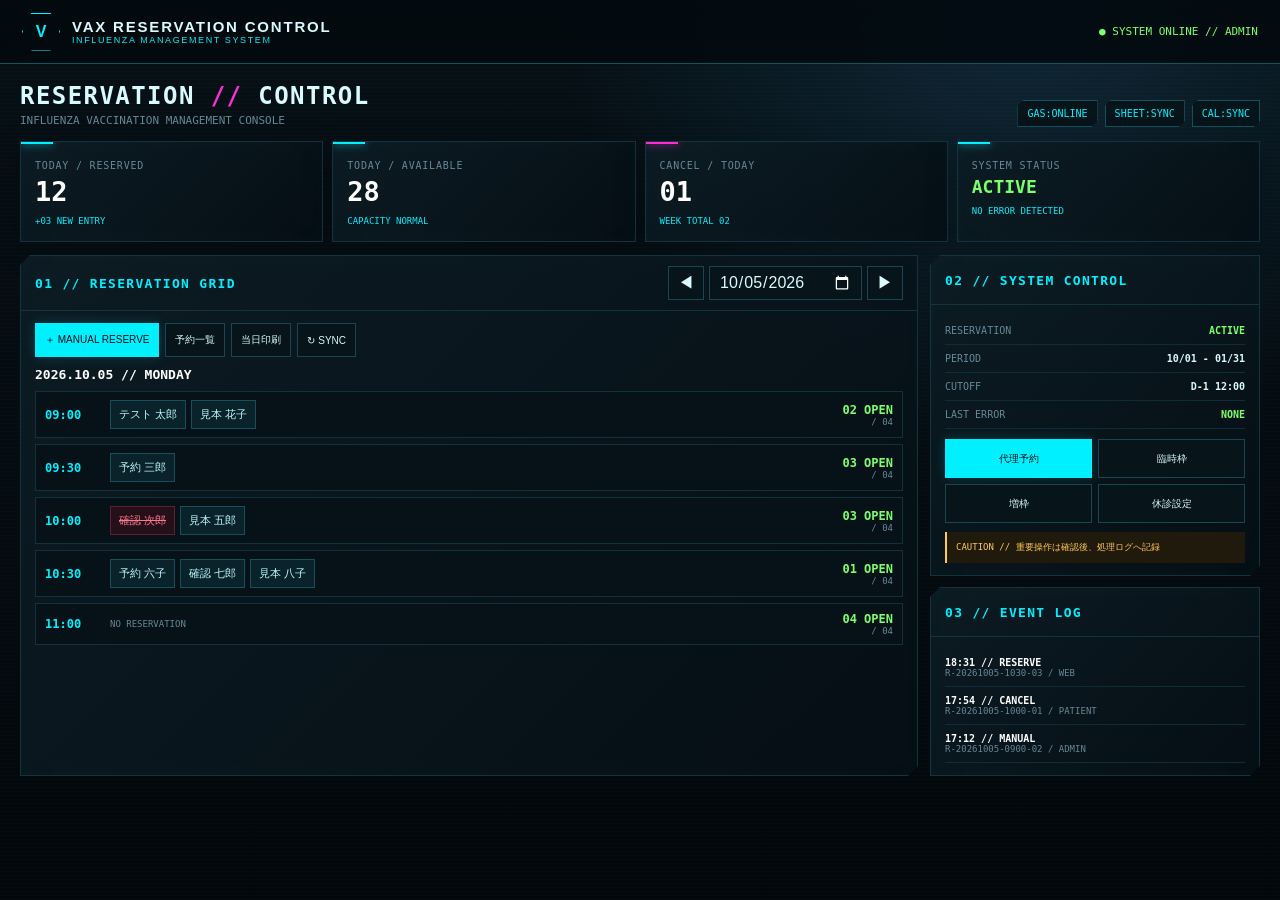
<file: cyber.html>
<!doctype html><html lang="ja"><head><meta charset="utf-8"><meta name="viewport" content="width=device-width,initial-scale=1"><title>INFLUENZA // CONTROL</title><style>:root{--bg:#050a0f;--panel:#09141b;--panel2:#0d1c24;--cyan:#00f0ff;--pink:#ff2bd6;--lime:#7cff6b;--amber:#ffc857;--text:#d9faff;--mut:#668996;--line:#15333e;--red:#ff4967}*{box-sizing:border-box}body{margin:0;background:radial-gradient(circle at 80% 0,#102735 0,transparent 34%),linear-gradient(#071016,#03070a);color:var(--text);font-family:"Segoe UI","Hiragino Kaku Gothic ProN","Yu Gothic",sans-serif;min-height:100vh}body:before{content:"";position:fixed;inset:0;pointer-events:none;background:repeating-linear-gradient(0deg,rgba(0,240,255,.018) 0 1px,transparent 1px 4px)}button,input{font:inherit}.top{height:64px;border-bottom:1px solid #0e5664;background:rgba(3,10,14,.88);backdrop-filter:blur(12px);display:flex;align-items:center;justify-content:space-between;padding:0 22px;position:sticky;top:0;z-index:20}.brand{display:flex;align-items:center;gap:12px}.hex{width:38px;height:38px;border:1px solid var(--cyan);display:grid;place-items:center;color:var(--cyan);font-weight:900;box-shadow:0 0 18px rgba(0,240,255,.25);clip-path:polygon(25% 0,75% 0,100% 50%,75% 100%,25% 100%,0 50%)}.brand b{display:block;letter-spacing:.12em;font-size:15px}.brand small{display:block;color:var(--cyan);font-size:9px;letter-spacing:.18em}.online{font:11px monospace;color:var(--lime)}.wrap{max-width:1450px;margin:auto;padding:18px 20px 38px}.hero{display:flex;justify-content:space-between;align-items:end;margin-bottom:14px}.hero h1{margin:0;font:700 24px monospace;letter-spacing:.06em}.hero h1 em{color:var(--pink);font-style:normal}.hero p{margin:4px 0 0;color:var(--mut);font:11px monospace}.nodes{display:flex;gap:7px}.node{border:1px solid #16505c;background:#07141a;padding:7px 9px;font:10px monospace;color:var(--cyan);clip-path:polygon(6px 0,100% 0,100% calc(100% - 6px),calc(100% - 6px) 100%,0 100%,0 6px)}.metrics{display:grid;grid-template-columns:repeat(4,1fr);gap:9px;margin-bottom:13px}.card,.panel{background:linear-gradient(135deg,rgba(13,28,36,.95),rgba(5,15,21,.97));border:1px solid var(--line);box-shadow:inset 0 0 22px rgba(0,240,255,.018),0 8px 28px rgba(0,0,0,.25)}.card{padding:13px 14px;position:relative;overflow:hidden}.card:before{content:"";position:absolute;left:0;top:0;width:32px;height:2px;background:var(--cyan);box-shadow:0 0 9px var(--cyan)}.card:nth-child(3):before{background:var(--pink);box-shadow:0 0 9px var(--pink)}.card span{font:10px monospace;color:var(--mut);letter-spacing:.08em}.card b{display:block;font:700 27px monospace;color:#fff;margin:3px 0}.card small{color:var(--cyan);font:9px monospace}.layout{display:grid;grid-template-columns:minmax(0,1.65fr) 330px;gap:12px}.panel{clip-path:polygon(10px 0,100% 0,100% calc(100% - 10px),calc(100% - 10px) 100%,0 100%,0 10px)}.ph{min-height:49px;padding:10px 14px;border-bottom:1px solid var(--line);display:flex;align-items:center;justify-content:space-between}.ph h2{margin:0;font:700 13px monospace;letter-spacing:.1em;color:var(--cyan)}.date{display:flex;gap:5px}.date button,.date input,.btn{height:34px;border:1px solid #194652;background:#07141a;color:var(--text);padding:0 9px}.date input{color-scheme:dark}.body{padding:12px 14px}.toolbar{display:flex;gap:6px;flex-wrap:wrap;margin-bottom:10px}.btn{font-size:10px;cursor:pointer}.primary{border-color:var(--cyan)!important;color:#001014!important;background:var(--cyan)!important;box-shadow:0 0 13px rgba(0,240,255,.18)}.pink{border-color:var(--pink)!important;color:var(--pink)!important}.day{font:700 13px monospace;margin:5px 0 9px;color:#fff}.slots{display:grid;gap:6px}.slot{display:grid;grid-template-columns:58px 1fr 68px;align-items:center;gap:7px;border:1px solid #12313b;background:#071218;padding:8px 9px;position:relative}.slot:hover{border-color:#187287}.time{font:700 12px monospace;color:var(--cyan)}.people{display:flex;gap:5px;flex-wrap:wrap}.person{border:1px solid #16505c;background:#0a2229;color:#bffaff;padding:6px 8px;font-size:11px;cursor:pointer}.person:hover{border-color:var(--cyan);box-shadow:0 0 10px rgba(0,240,255,.14)}.person.cancel{border-color:#5b2033;color:#ff7890;background:#251019;text-decoration:line-through}.remain{text-align:right;color:var(--mut);font:9px monospace}.remain b{display:block;color:var(--lime);font-size:12px}.side{display:grid;gap:11px}.status{display:flex;justify-content:space-between;padding:8px 0;border-bottom:1px solid #102c35;font:10px monospace}.status span{color:var(--mut)}.status b{color:var(--lime)}.actions{display:grid;grid-template-columns:1fr 1fr;gap:6px;margin-top:10px}.actions button{min-height:39px;border:1px solid #194652;background:#07141a;color:var(--text);font-size:10px}.alert{margin-top:9px;border-left:2px solid var(--amber);background:#201a0c;color:var(--amber);padding:9px;font:9px monospace}.log{padding:8px 0;border-bottom:1px solid #102c35;font:9px monospace}.log b{display:block;color:#fff;font-size:10px}.log span{color:var(--mut)}.modalbg{position:fixed;inset:0;background:rgba(0,5,8,.78);display:none;align-items:center;justify-content:center;padding:14px;z-index:50;backdrop-filter:blur(5px)}.modalbg.open{display:flex}.modal{width:min(510px,100%);max-height:90vh;overflow:auto;background:#071218;border:1px solid var(--cyan);box-shadow:0 0 45px rgba(0,240,255,.18)}.mh{padding:14px 16px;border-bottom:1px solid #17434e;display:flex;justify-content:space-between}.mh h3{margin:0;font:700 14px monospace;color:var(--cyan);letter-spacing:.1em}.close{border:0;background:none;color:var(--pink);font-size:20px}.mb{padding:14px 16px}.form{display:grid;grid-template-columns:1fr 1fr;gap:9px}.field{display:grid;gap:4px}.field.full{grid-column:1/-1}.field label{font:9px monospace;color:var(--mut)}.field input,.field select{height:40px;background:#040c10;border:1px solid #194652;color:#fff;padding:0 9px}.detail{display:grid;grid-template-columns:1fr 1fr;gap:7px}.detail div{border:1px solid #15333e;background:#061016;padding:8px}.detail small{display:block;color:var(--mut);font:8px monospace}.foot{display:flex;gap:7px;justify-content:flex-end;margin-top:12px}.foot button{min-height:38px;border:1px solid #194652;background:#07141a;color:#fff;padding:0 12px;font-size:10px}.danger{border-color:var(--pink)!important;color:var(--pink)!important}.mobileNav{display:none}@media(max-width:720px){.top{height:54px;padding:0 10px}.hex{width:32px;height:32px}.brand b{font-size:12px}.brand small,.online{display:none}.wrap{padding:11px 7px 75px}.hero h1{font-size:17px}.hero p{display:none}.nodes{overflow:auto}.node{white-space:nowrap}.metrics{grid-template-columns:1fr 1fr;gap:6px}.card{padding:10px}.card b{font-size:21px}.layout{display:block}.side{margin-top:9px}.ph{padding:9px}.date input{width:126px}.body{padding:9px}.toolbar{display:grid;grid-template-columns:1fr 1fr}.slot{grid-template-columns:46px 1fr 45px;padding:7px 5px;gap:4px}.person{padding:6px 5px}.mobileNav{display:grid;position:fixed;left:0;right:0;bottom:0;grid-template-columns:repeat(4,1fr);background:#040b0f;border-top:1px solid #17434e;z-index:20;padding:6px 3px max(6px,env(safe-area-inset-bottom))}.mobileNav button{border:0;background:none;color:var(--mut);font:9px monospace;padding:7px 1px}.mobileNav .on{color:var(--cyan);text-shadow:0 0 8px var(--cyan)}.form,.detail{grid-template-columns:1fr}.field.full{grid-column:auto}}</style></head><body><header class="top"><div class="brand"><div class="hex">V</div><div><b>VAX RESERVATION CONTROL</b><small>INFLUENZA MANAGEMENT SYSTEM</small></div></div><div class="online">● SYSTEM ONLINE // ADMIN</div></header><main class="wrap"><div class="hero"><div><h1>RESERVATION <em>//</em> CONTROL</h1><p>INFLUENZA VACCINATION MANAGEMENT CONSOLE</p></div><div class="nodes"><span class="node">GAS:ONLINE</span><span class="node">SHEET:SYNC</span><span class="node">CAL:SYNC</span></div></div><section class="metrics"><div class="card"><span>TODAY / RESERVED</span><b>12</b><small>+03 NEW ENTRY</small></div><div class="card"><span>TODAY / AVAILABLE</span><b>28</b><small>CAPACITY NORMAL</small></div><div class="card"><span>CANCEL / TODAY</span><b>01</b><small>WEEK TOTAL 02</small></div><div class="card"><span>SYSTEM STATUS</span><b style="font-size:18px;color:var(--lime)">ACTIVE</b><small>NO ERROR DETECTED</small></div></section><div class="layout"><section class="panel"><div class="ph"><h2>01 // RESERVATION GRID</h2><div class="date"><button onclick="shift(-1)">◀</button><input id="date" type="date" value="2026-10-05"><button onclick="shift(1)">▶</button></div></div><div class="body"><div class="toolbar"><button class="btn primary" onclick="openM('reserve')">＋ MANUAL RESERVE</button><button class="btn">予約一覧</button><button class="btn">当日印刷</button><button class="btn">↻ SYNC</button></div><div class="day" id="day">2026.10.05 // MONDAY</div><div class="slots"><div class="slot"><div class="time">09:00</div><div class="people"><button class="person" onclick="detail('R-20261005-0900-01','テスト 太郎','WEB','09:00')">テスト 太郎</button><button class="person" onclick="detail('R-20261005-0900-02','見本 花子','窓口','09:00')">見本 花子</button></div><div class="remain"><b>02 OPEN</b>/ 04</div></div><div class="slot"><div class="time">09:30</div><div class="people"><button class="person" onclick="detail('R-20261005-0930-01','予約 三郎','管理','09:30')">予約 三郎</button></div><div class="remain"><b>03 OPEN</b>/ 04</div></div><div class="slot"><div class="time">10:00</div><div class="people"><button class="person cancel">確認 次郎</button><button class="person" onclick="detail('R-20261005-1000-02','見本 五郎','WEB','10:00')">見本 五郎</button></div><div class="remain"><b>03 OPEN</b>/ 04</div></div><div class="slot"><div class="time">10:30</div><div class="people"><button class="person">予約 六子</button><button class="person">確認 七郎</button><button class="person">見本 八子</button></div><div class="remain"><b>01 OPEN</b>/ 04</div></div><div class="slot"><div class="time">11:00</div><div class="people" style="color:var(--mut);font:9px monospace">NO RESERVATION</div><div class="remain"><b>04 OPEN</b>/ 04</div></div></div></div></section><aside class="side"><section class="panel"><div class="ph"><h2>02 // SYSTEM CONTROL</h2></div><div class="body"><div class="status"><span>RESERVATION</span><b>ACTIVE</b></div><div class="status"><span>PERIOD</span><strong>10/01 - 01/31</strong></div><div class="status"><span>CUTOFF</span><strong>D-1 12:00</strong></div><div class="status"><span>LAST ERROR</span><b>NONE</b></div><div class="actions"><button class="primary" onclick="openM('reserve')">代理予約</button><button>臨時枠</button><button>増枠</button><button>休診設定</button></div><div class="alert">CAUTION // 重要操作は確認後、処理ログへ記録</div></div></section><section class="panel"><div class="ph"><h2>03 // EVENT LOG</h2></div><div class="body"><div class="log"><b>18:31 // RESERVE</b><span>R-20261005-1030-03 / WEB</span></div><div class="log"><b>17:54 // CANCEL</b><span>R-20261005-1000-01 / PATIENT</span></div><div class="log"><b>17:12 // MANUAL</b><span>R-20261005-0900-02 / ADMIN</span></div></div></section></aside></div></main><nav class="mobileNav"><button class="on">GRID</button><button onclick="openM('reserve')">RESERVE</button><button>LOG</button><button>CONTROL</button></nav><div class="modalbg" id="reserve"><div class="modal"><div class="mh"><h3>MANUAL // RESERVATION</h3><button class="close" onclick="closeM('reserve')">×</button></div><div class="mb"><div class="form"><div class="field"><label>DATE</label><input type="date" value="2026-10-05"></div><div class="field"><label>TIME</label><select><option>09:00</option><option>09:30</option><option>10:00</option></select></div><div class="field"><label>NAME</label><input placeholder="氏名"></div><div class="field"><label>KANA</label><input placeholder="ふりがな"></div><div class="field"><label>DATE OF BIRTH</label><input type="date"></div><div class="field"><label>TEL</label><input placeholder="09012345678"></div><div class="field full"><label>ADDRESS</label><input placeholder="住所"></div><div class="field"><label>PATIENT CARD</label><select><option>あり</option><option>なし</option></select></div><div class="field"><label>CARD ID</label><input></div><div class="field"><label>ROUTE</label><select><option>窓口</option><option>電話</option><option>管理画面</option></select></div><div class="field"><label>OPERATOR</label><input placeholder="受付担当"></div></div><div class="foot"><button onclick="closeM('reserve')">CLOSE</button><button class="primary">CONFIRM ▶</button></div></div></div></div><div class="modalbg" id="detail"><div class="modal"><div class="mh"><h3>RESERVATION // DETAIL</h3><button class="close" onclick="closeM('detail')">×</button></div><div class="mb"><div class="detail"><div><small>RESERVATION ID</small><b id="rid"></b></div><div><small>STATUS</small><b style="color:var(--lime)">CONFIRMED</b></div><div><small>NAME</small><b id="rname"></b></div><div><small>DATE / TIME</small><b id="rtime"></b></div><div><small>ROUTE</small><b id="route"></b></div><div><small>REGISTERED</small><b>10/02 14:21</b></div></div><div class="foot"><button>EDIT</button><button class="danger">CANCEL RESERVATION</button></div></div></div></div><script>function openM(id){document.getElementById(id).classList.add('open')}function closeM(id){document.getElementById(id).classList.remove('open')}function detail(i,n,r,t){rid.textContent=i;rname.textContent=n;route.textContent=r;rtime.textContent='2026.10.05 // '+t;openM('detail')}function shift(n){let d=document.getElementById('date'),x=new Date(d.value+'T00:00:00');x.setDate(x.getDate()+n);d.value=x.toISOString().slice(0,10);day.textContent=x.getFullYear()+'.'+String(x.getMonth()+1).padStart(2,'0')+'.'+String(x.getDate()).padStart(2,'0')+' // '+'SUN MON TUE WED THU FRI SAT'.split(' ')[x.getDay()]}</script></body></html>
</file>
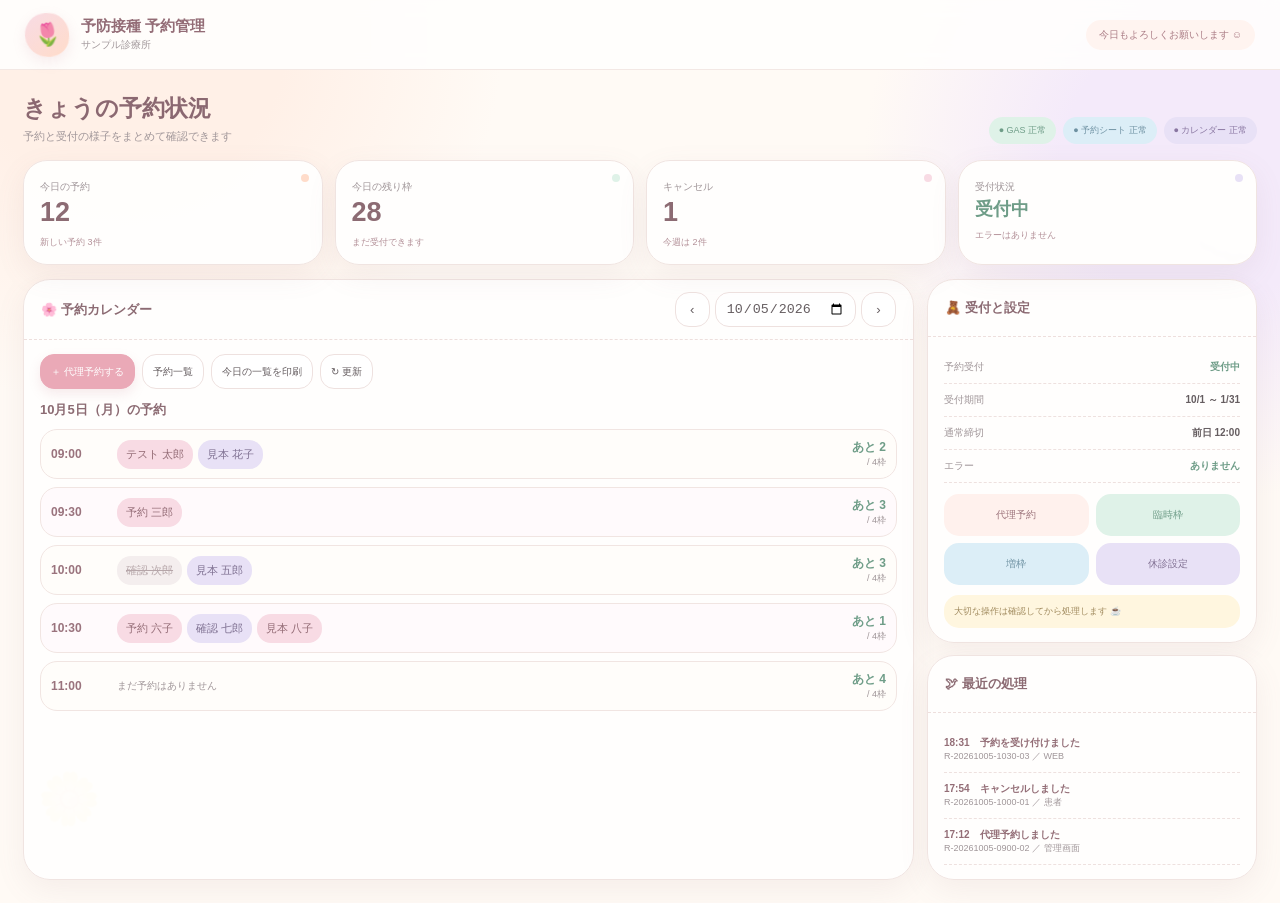
<file: fluffy.html>
<!doctype html><html lang="ja"><head><meta charset="utf-8"><meta name="viewport" content="width=device-width,initial-scale=1"><title>予防接種 予約管理</title><style>:root{--cream:#fffaf5;--paper:#fffefd;--peach:#ffdcca;--pink:#f8dbe4;--rose:#c98092;--lav:#e8e1f6;--mint:#dff2e8;--green:#6f9d88;--sky:#dceef7;--ink:#655d60;--mut:#a09699;--line:#f0e4e1;--shadow:0 10px 30px rgba(146,111,120,.09)}*{box-sizing:border-box}body{margin:0;background:radial-gradient(circle at 10% 4%,#fff0e7 0 11%,transparent 26%),radial-gradient(circle at 94% 18%,#f4eafa 0 10%,transparent 24%),var(--cream);color:var(--ink);font-family:"Hiragino Maru Gothic ProN","Yu Gothic","Hiragino Kaku Gothic ProN",sans-serif}.top{height:70px;background:rgba(255,254,253,.9);border-bottom:1px solid #f3e8e4;display:flex;align-items:center;justify-content:space-between;padding:0 25px;position:sticky;top:0;z-index:10;backdrop-filter:blur(10px)}.brand{display:flex;align-items:center;gap:12px}.mark{width:44px;height:44px;border-radius:50% 50% 46% 54%;background:linear-gradient(145deg,var(--pink),var(--peach));display:grid;place-items:center;font-size:22px;transform:rotate(-4deg);box-shadow:0 5px 14px rgba(201,128,146,.14)}.brand b{display:block;color:#936c76;font-size:15px}.brand small{display:block;color:var(--mut);font-size:10px;margin-top:2px}.hello{padding:8px 13px;border-radius:20px;background:#fff4f0;color:#aa7b84;font-size:10px}.wrap{max-width:1370px;margin:auto;padding:23px}.hero{display:flex;justify-content:space-between;align-items:end;margin-bottom:16px}.hero h1{font-size:23px;color:#8b6871;margin:0}.hero p{font-size:11px;color:var(--mut);margin:5px 0 0}.chips{display:flex;gap:7px}.chip{border-radius:18px;padding:7px 10px;font-size:9px}.mint{background:var(--mint);color:var(--green)}.sky{background:var(--sky);color:#6e91a2}.lav{background:var(--lav);color:#8976a1}.metrics{display:grid;grid-template-columns:repeat(4,1fr);gap:12px;margin-bottom:14px}.metric,.panel{background:rgba(255,254,253,.96);border:1px solid var(--line);box-shadow:var(--shadow)}.metric{border-radius:24px;padding:15px 16px;position:relative}.metric:after{content:"";position:absolute;width:8px;height:8px;border-radius:50%;right:13px;top:13px;background:var(--peach)}.metric:nth-child(2):after{background:var(--mint)}.metric:nth-child(3):after{background:var(--pink)}.metric:nth-child(4):after{background:var(--lav)}.metric span{font-size:10px;color:var(--mut)}.metric b{display:block;font-size:27px;color:#8c6b73;margin:3px 0}.metric small{font-size:9px;color:#b39098}.layout{display:grid;grid-template-columns:minmax(0,1.7fr) 330px;gap:13px}.panel{border-radius:27px;overflow:hidden}.ph{min-height:57px;padding:12px 17px;border-bottom:1px dashed #eedfdd;display:flex;align-items:center;justify-content:space-between}.ph h2{font-size:13px;color:#8c6b73;margin:0}.date{display:flex;gap:5px}.date button,.date input,.btn{height:35px;border:1px solid #eee1df;background:#fff;color:var(--ink);border-radius:14px;padding:0 10px}.date button{width:35px}.body{padding:14px 16px}.toolbar{display:flex;gap:7px;flex-wrap:wrap;margin-bottom:12px}.btn{font-size:10px}.primary{background:#eaa9b7!important;border-color:#eaa9b7!important;color:white!important;box-shadow:0 5px 12px rgba(201,128,146,.16)}.day{font-size:13px;font-weight:700;color:#8c6b73;margin:5px 0 10px}.slots{display:grid;gap:8px}.slot{display:grid;grid-template-columns:58px 1fr 70px;align-items:center;gap:8px;padding:9px 10px;border:1px solid #f1e5e2;border-radius:17px;background:#fffdfa}.slot:nth-child(even){background:#fffafc}.time{font-size:12px;font-weight:700;color:#9a737d}.people{display:flex;gap:5px;flex-wrap:wrap}.person{border:0;border-radius:14px;background:var(--pink);color:#936b75;padding:7px 9px;font-size:11px}.person:nth-child(even){background:var(--lav);color:#7f7192}.person.cancel{background:#f4eeee;color:#b6a6a9;text-decoration:line-through}.remain{text-align:right;font-size:9px;color:var(--mut)}.remain b{display:block;color:var(--green);font-size:12px}.side{display:grid;gap:12px}.status{display:flex;justify-content:space-between;padding:9px 0;border-bottom:1px dashed #eee1df;font-size:10px}.status span{color:var(--mut)}.status b{color:var(--green)}.actions{display:grid;grid-template-columns:1fr 1fr;gap:7px;margin-top:11px}.actions button{min-height:42px;border:0;border-radius:15px;background:#fff1ed;color:#9c737b;font-size:10px}.actions button:nth-child(2){background:var(--mint);color:var(--green)}.actions button:nth-child(3){background:var(--sky);color:#6e91a2}.actions button:nth-child(4){background:var(--lav);color:#807092}.note{margin-top:10px;border-radius:15px;background:#fff6df;color:#a18b5f;padding:10px;font-size:9px}.log{padding:9px 0;border-bottom:1px dashed #eee1df;font-size:9px}.log b{display:block;color:#936d76;font-size:10px}.log span{color:var(--mut)}.decor{position:fixed;z-index:-1;opacity:.45}.d1{left:3%;bottom:8%;font-size:50px;transform:rotate(-18deg)}.d2{right:2%;top:24%;font-size:45px;transform:rotate(14deg)}.mobileNav{display:none}@media(max-width:720px){.top{height:58px;padding:0 11px}.mark{width:37px;height:37px;font-size:18px}.brand b{font-size:12px}.brand small,.hello{display:none}.wrap{padding:13px 8px 79px}.hero h1{font-size:18px}.hero p{display:none}.chips{overflow:auto}.chip{white-space:nowrap}.metrics{grid-template-columns:1fr 1fr;gap:7px}.metric{border-radius:20px;padding:11px}.metric b{font-size:22px}.layout{display:block}.side{margin-top:10px}.panel{border-radius:22px}.ph{padding:9px}.date input{width:125px}.body{padding:10px}.toolbar{display:grid;grid-template-columns:1fr 1fr}.slot{grid-template-columns:46px 1fr 46px;padding:7px 6px;gap:4px;border-radius:15px}.person{padding:7px 6px}.mobileNav{display:grid;position:fixed;left:0;right:0;bottom:0;grid-template-columns:repeat(4,1fr);background:rgba(255,253,251,.97);border-top:1px solid var(--line);z-index:20;padding:6px 3px max(6px,env(safe-area-inset-bottom));box-shadow:0 -7px 20px rgba(146,111,120,.08)}.mobileNav button{border:0;background:none;color:#b39ba1;font-size:9px;padding:7px 1px}.mobileNav .on{color:#c47f8e;font-weight:700}}</style></head><body><div class="decor d1">🌼</div><div class="decor d2">☁️</div><header class="top"><div class="brand"><div class="mark">🌷</div><div><b>予防接種 予約管理</b><small>サンプル診療所</small></div></div><div class="hello">今日もよろしくお願いします ☺</div></header><main class="wrap"><div class="hero"><div><h1>きょうの予約状況</h1><p>予約と受付の様子をまとめて確認できます</p></div><div class="chips"><span class="chip mint">● GAS 正常</span><span class="chip sky">● 予約シート 正常</span><span class="chip lav">● カレンダー 正常</span></div></div><section class="metrics"><div class="metric"><span>今日の予約</span><b>12</b><small>新しい予約 3件</small></div><div class="metric"><span>今日の残り枠</span><b>28</b><small>まだ受付できます</small></div><div class="metric"><span>キャンセル</span><b>1</b><small>今週は 2件</small></div><div class="metric"><span>受付状況</span><b style="font-size:18px;color:var(--green)">受付中</b><small>エラーはありません</small></div></section><div class="layout"><section class="panel"><div class="ph"><h2>🌸 予約カレンダー</h2><div class="date"><button onclick="shift(-1)">‹</button><input id="date" type="date" value="2026-10-05"><button onclick="shift(1)">›</button></div></div><div class="body"><div class="toolbar"><button class="btn primary">＋ 代理予約する</button><button class="btn">予約一覧</button><button class="btn">今日の一覧を印刷</button><button class="btn">↻ 更新</button></div><div class="day" id="day">10月5日（月）の予約</div><div class="slots"><div class="slot"><div class="time">09:00</div><div class="people"><button class="person">テスト 太郎</button><button class="person">見本 花子</button></div><div class="remain"><b>あと 2</b>/ 4枠</div></div><div class="slot"><div class="time">09:30</div><div class="people"><button class="person">予約 三郎</button></div><div class="remain"><b>あと 3</b>/ 4枠</div></div><div class="slot"><div class="time">10:00</div><div class="people"><button class="person cancel">確認 次郎</button><button class="person">見本 五郎</button></div><div class="remain"><b>あと 3</b>/ 4枠</div></div><div class="slot"><div class="time">10:30</div><div class="people"><button class="person">予約 六子</button><button class="person">確認 七郎</button><button class="person">見本 八子</button></div><div class="remain"><b>あと 1</b>/ 4枠</div></div><div class="slot"><div class="time">11:00</div><div class="people" style="color:var(--mut);font-size:10px">まだ予約はありません</div><div class="remain"><b>あと 4</b>/ 4枠</div></div></div></div></section><aside class="side"><section class="panel"><div class="ph"><h2>🧸 受付と設定</h2></div><div class="body"><div class="status"><span>予約受付</span><b>受付中</b></div><div class="status"><span>受付期間</span><strong>10/1 ～ 1/31</strong></div><div class="status"><span>通常締切</span><strong>前日 12:00</strong></div><div class="status"><span>エラー</span><b>ありません</b></div><div class="actions"><button>代理予約</button><button>臨時枠</button><button>増枠</button><button>休診設定</button></div><div class="note">大切な操作は確認してから処理します ☕</div></div></section><section class="panel"><div class="ph"><h2>🕊 最近の処理</h2></div><div class="body"><div class="log"><b>18:31　予約を受け付けました</b><span>R-20261005-1030-03 ／ WEB</span></div><div class="log"><b>17:54　キャンセルしました</b><span>R-20261005-1000-01 ／ 患者</span></div><div class="log"><b>17:12　代理予約しました</b><span>R-20261005-0900-02 ／ 管理画面</span></div></div></section></aside></div></main><nav class="mobileNav"><button class="on">🌸<br>予約</button><button>＋<br>代理予約</button><button>🕊<br>履歴</button><button>⚙<br>設定</button></nav><script>function shift(n){let d=document.getElementById('date'),x=new Date(d.value+'T00:00:00');x.setDate(x.getDate()+n);d.value=x.toISOString().slice(0,10);let w='日月火水木金土'[x.getDay()];day.textContent=(x.getMonth()+1)+'月'+x.getDate()+'日（'+w+'）の予約'}</script></body></html>
</file>
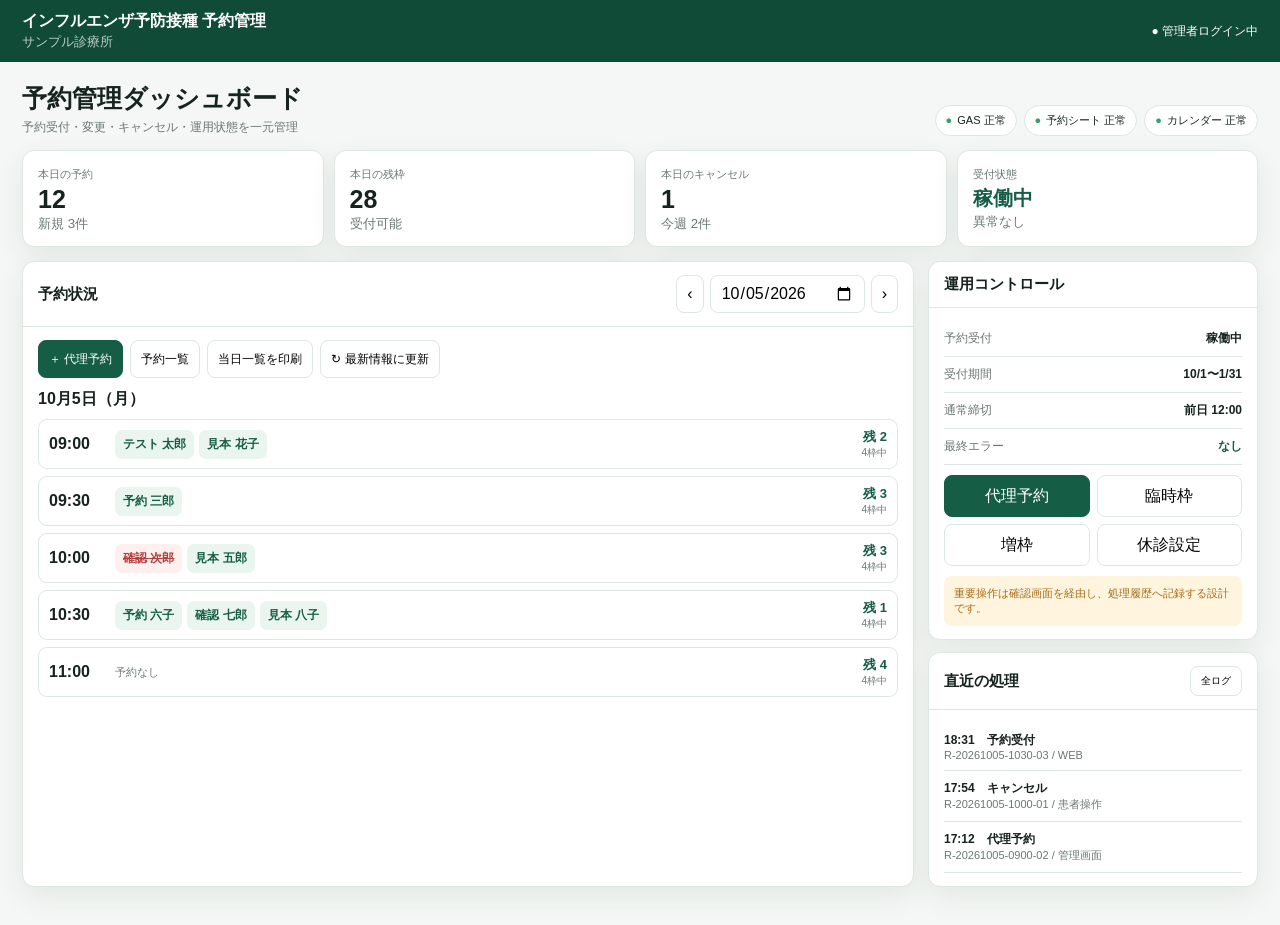
<file: pro.html>
<!doctype html><html lang="ja"><head><meta charset="utf-8"><meta name="viewport" content="width=device-width,initial-scale=1"><title>インフルエンザ予約 管理システム</title><style>:root{--g:#155d45;--g2:#eaf5f0;--bg:#f4f7f5;--w:#fff;--ink:#17231e;--mut:#6b7872;--line:#dde6e1;--red:#b33e3e;--red2:#fff0f0;--amber:#a56b17;--amber2:#fff5df;--blue:#28688f;--shadow:0 10px 28px rgba(24,63,46,.08)}*{box-sizing:border-box}body{margin:0;background:var(--bg);color:var(--ink);font-family:-apple-system,BlinkMacSystemFont,"Segoe UI","Hiragino Sans","Yu Gothic",Meiryo,sans-serif}button,input,select{font:inherit}.top{height:62px;background:#104b38;color:#fff;display:flex;align-items:center;justify-content:space-between;padding:0 22px}.brand b{display:block;font-size:16px}.brand small{opacity:.72}.user{font-size:12px}.wrap{max-width:1450px;margin:auto;padding:20px 22px 38px}.head{display:flex;align-items:end;justify-content:space-between;margin-bottom:14px}.head h1{margin:0;font-size:25px}.head p{margin:4px 0 0;color:var(--mut);font-size:12px}.sys{display:flex;gap:7px}.sys span{padding:7px 10px;background:#fff;border:1px solid var(--line);border-radius:999px;font-size:11px}.sys span:before{content:'●';color:#35a06d;margin-right:5px}.metrics{display:grid;grid-template-columns:repeat(4,1fr);gap:10px;margin-bottom:14px}.metric,.panel{background:#fff;border:1px solid var(--line);border-radius:12px;box-shadow:var(--shadow)}.metric{padding:13px 15px}.metric span{color:var(--mut);font-size:11px}.metric b{display:block;font-size:25px;margin-top:3px}.metric small{color:var(--mut)}.layout{display:grid;grid-template-columns:minmax(0,1.6fr) 330px;gap:14px}.panel{overflow:hidden}.ph{padding:13px 15px;border-bottom:1px solid var(--line);display:flex;align-items:center;justify-content:space-between;gap:10px}.ph h2{margin:0;font-size:15px}.date{display:flex;gap:6px;align-items:center}.date button,.date input,.btn{height:38px;border:1px solid var(--line);border-radius:8px;background:#fff;padding:0 10px}.primary{background:var(--g)!important;color:#fff;border-color:var(--g)!important}.danger{color:var(--red);border-color:#efcaca!important}.body{padding:13px 15px}.toolbar{display:flex;gap:7px;flex-wrap:wrap;margin-bottom:11px}.toolbar .btn{font-size:12px}.day{font-weight:750;margin:4px 0 9px}.slots{display:grid;gap:7px}.slot{display:grid;grid-template-columns:58px 1fr 70px;align-items:center;gap:8px;border:1px solid var(--line);border-radius:9px;padding:8px 10px}.time{font-weight:750}.people{display:flex;gap:5px;flex-wrap:wrap}.person{border:0;border-radius:7px;background:var(--g2);color:var(--g);padding:6px 8px;font-weight:650;font-size:12px}.person.cancelled{background:var(--red2);color:var(--red);text-decoration:line-through}.remain{text-align:right;color:var(--mut);font-size:10px}.remain b{display:block;color:var(--g);font-size:13px}.side{display:grid;gap:12px}.statusrow{display:flex;justify-content:space-between;padding:9px 0;border-bottom:1px solid var(--line);font-size:12px}.statusrow span{color:var(--mut)}.actions{display:grid;grid-template-columns:1fr 1fr;gap:7px;margin-top:10px}.actions button{min-height:42px;border:1px solid var(--line);border-radius:8px;background:#fff}.log{font-size:11px;padding:9px 0;border-bottom:1px solid var(--line)}.log b{display:block;font-size:12px}.log span{color:var(--mut)}.modalbg{position:fixed;inset:0;background:rgba(8,22,16,.48);display:none;align-items:center;justify-content:center;padding:16px;z-index:50}.modalbg.open{display:flex}.modal{width:min(520px,100%);max-height:90vh;overflow:auto;background:#fff;border-radius:14px;box-shadow:0 24px 70px rgba(0,0,0,.25)}.mh{padding:16px 18px;border-bottom:1px solid var(--line);display:flex;justify-content:space-between;align-items:center}.mh h3{margin:0;font-size:17px}.close{border:0;background:none;font-size:22px}.mb{padding:16px 18px}.form{display:grid;grid-template-columns:1fr 1fr;gap:10px}.field{display:grid;gap:4px}.field.full{grid-column:1/-1}.field label{font-size:11px;color:var(--mut)}.field input,.field select{width:100%;height:42px;border:1px solid var(--line);border-radius:8px;padding:0 10px}.detail{display:grid;grid-template-columns:1fr 1fr;gap:8px}.detail div{padding:9px;background:var(--bg);border-radius:8px}.detail small{display:block;color:var(--mut);font-size:10px}.foot{display:flex;gap:8px;justify-content:flex-end;margin-top:14px}.foot button{min-height:40px;padding:0 14px;border:1px solid var(--line);border-radius:8px;background:#fff}.notice{padding:10px;border-radius:8px;background:var(--amber2);color:var(--amber);font-size:11px;margin-top:10px}.mobileNav{display:none}@media(max-width:720px){.top{height:54px;padding:0 12px}.brand small,.user{display:none}.wrap{padding:12px 8px 78px}.head h1{font-size:19px}.head p{display:none}.sys{overflow:auto;white-space:nowrap;margin:0 -8px;padding:0 8px}.metrics{grid-template-columns:1fr 1fr;gap:7px}.metric{padding:10px;box-shadow:none}.metric b{font-size:21px}.layout{display:block}.panel{box-shadow:none}.side{margin-top:10px}.ph{padding:10px}.date input{width:128px}.body{padding:10px}.slot{grid-template-columns:48px 1fr 48px;padding:8px 6px;gap:5px}.person{font-size:12px;padding:7px 6px}.toolbar{display:grid;grid-template-columns:1fr 1fr}.toolbar .btn{width:100%}.mobileNav{display:grid;position:fixed;left:0;right:0;bottom:0;grid-template-columns:repeat(4,1fr);background:#fff;border-top:1px solid var(--line);padding:6px 4px max(6px,env(safe-area-inset-bottom));z-index:20}.mobileNav button{border:0;background:none;color:var(--mut);font-size:10px;padding:7px 2px}.mobileNav .on{color:var(--g);font-weight:800}.form,.detail{grid-template-columns:1fr}.field.full{grid-column:auto}}</style></head><body><header class="top"><div class="brand"><b>インフルエンザ予防接種 予約管理</b><small>サンプル診療所</small></div><div class="user">● 管理者ログイン中</div></header><main class="wrap"><div class="head"><div><h1>予約管理ダッシュボード</h1><p>予約受付・変更・キャンセル・運用状態を一元管理</p></div><div class="sys"><span>GAS 正常</span><span>予約シート 正常</span><span>カレンダー 正常</span></div></div><section class="metrics"><div class="metric"><span>本日の予約</span><b>12</b><small>新規 3件</small></div><div class="metric"><span>本日の残枠</span><b>28</b><small>受付可能</small></div><div class="metric"><span>本日のキャンセル</span><b>1</b><small>今週 2件</small></div><div class="metric"><span>受付状態</span><b style="font-size:20px;color:var(--g)">稼働中</b><small>異常なし</small></div></section><div class="layout"><section class="panel"><div class="ph"><h2>予約状況</h2><div class="date"><button onclick="shift(-1)">‹</button><input id="date" type="date" value="2026-10-05"><button onclick="shift(1)">›</button></div></div><div class="body"><div class="toolbar"><button class="btn primary" onclick="openReserve()">＋ 代理予約</button><button class="btn" onclick="alert('予約一覧を表示します')">予約一覧</button><button class="btn" onclick="alert('印刷プレビューを表示します')">当日一覧を印刷</button><button class="btn" onclick="alert('最新状態に更新しました')">↻ 最新情報に更新</button></div><div class="day" id="day">10月5日（月）</div><div class="slots"><div class="slot"><div class="time">09:00</div><div class="people"><button class="person" onclick="detail('R-20261005-0900-01','テスト 太郎','WEB','09:00')">テスト 太郎</button><button class="person" onclick="detail('R-20261005-0900-02','見本 花子','窓口','09:00')">見本 花子</button></div><div class="remain"><b>残 2</b>4枠中</div></div><div class="slot"><div class="time">09:30</div><div class="people"><button class="person" onclick="detail('R-20261005-0930-01','予約 三郎','管理画面','09:30')">予約 三郎</button></div><div class="remain"><b>残 3</b>4枠中</div></div><div class="slot"><div class="time">10:00</div><div class="people"><button class="person cancelled" onclick="detail('R-20261005-1000-01','確認 次郎','WEB','10:00')">確認 次郎</button><button class="person" onclick="detail('R-20261005-1000-02','見本 五郎','WEB','10:00')">見本 五郎</button></div><div class="remain"><b>残 3</b>4枠中</div></div><div class="slot"><div class="time">10:30</div><div class="people"><button class="person" onclick="detail('R-20261005-1030-01','予約 六子','窓口','10:30')">予約 六子</button><button class="person" onclick="detail('R-20261005-1030-02','確認 七郎','WEB','10:30')">確認 七郎</button><button class="person" onclick="detail('R-20261005-1030-03','見本 八子','WEB','10:30')">見本 八子</button></div><div class="remain"><b>残 1</b>4枠中</div></div><div class="slot"><div class="time">11:00</div><div class="people"><span style="color:var(--mut);font-size:11px">予約なし</span></div><div class="remain"><b>残 4</b>4枠中</div></div></div></div></section><aside class="side"><section class="panel"><div class="ph"><h2>運用コントロール</h2></div><div class="body"><div class="statusrow"><span>予約受付</span><b>稼働中</b></div><div class="statusrow"><span>受付期間</span><b>10/1〜1/31</b></div><div class="statusrow"><span>通常締切</span><b>前日 12:00</b></div><div class="statusrow"><span>最終エラー</span><b style="color:var(--g)">なし</b></div><div class="actions"><button class="primary" onclick="openReserve()">代理予約</button><button onclick="alert('臨時枠設定を開きます')">臨時枠</button><button onclick="alert('増枠設定を開きます')">増枠</button><button onclick="alert('休診設定を開きます')">休診設定</button></div><div class="notice">重要操作は確認画面を経由し、処理履歴へ記録する設計です。</div></div></section><section class="panel"><div class="ph"><h2>直近の処理</h2><button class="btn" style="height:30px;font-size:10px">全ログ</button></div><div class="body"><div class="log"><b>18:31　予約受付</b><span>R-20261005-1030-03 / WEB</span></div><div class="log"><b>17:54　キャンセル</b><span>R-20261005-1000-01 / 患者操作</span></div><div class="log"><b>17:12　代理予約</b><span>R-20261005-0900-02 / 管理画面</span></div></div></section></aside></div></main><nav class="mobileNav"><button class="on">予約状況</button><button onclick="openReserve()">代理予約</button><button>処理ログ</button><button>設定</button></nav><div class="modalbg" id="reserveModal"><div class="modal"><div class="mh"><h3>代理予約を登録</h3><button class="close" onclick="closeM('reserveModal')">×</button></div><div class="mb"><div class="form"><div class="field"><label>接種日</label><input type="date" value="2026-10-05"></div><div class="field"><label>時間</label><select><option>09:00</option><option>09:30</option><option>10:00</option><option>10:30</option></select></div><div class="field"><label>氏名</label><input placeholder="例：山田 太郎"></div><div class="field"><label>ふりがな</label><input placeholder="例：やまだ たろう"></div><div class="field"><label>生年月日</label><input type="date"></div><div class="field"><label>電話番号</label><input inputmode="tel" placeholder="09012345678"></div><div class="field full"><label>住所</label><input placeholder="東京都サンプル区…"></div><div class="field"><label>診察券</label><select><option>あり</option><option>なし</option></select></div><div class="field"><label>診察券番号</label><input></div><div class="field"><label>申込経路</label><select><option>窓口</option><option>電話</option><option>管理画面</option></select></div><div class="field"><label>受付担当</label><input placeholder="担当者名"></div></div><div class="foot"><button onclick="closeM('reserveModal')">戻る</button><button class="primary" onclick="alert('モック：予約処理を実行します')">内容確認へ</button></div></div></div></div><div class="modalbg" id="detailModal"><div class="modal"><div class="mh"><h3>予約詳細</h3><button class="close" onclick="closeM('detailModal')">×</button></div><div class="mb"><div class="detail"><div><small>予約ID</small><b id="rid"></b></div><div><small>状態</small><b style="color:var(--g)">予約処理確定</b></div><div><small>氏名</small><b id="rname"></b></div><div><small>接種日時</small><b id="rtime"></b></div><div><small>申込経路</small><b id="route"></b></div><div><small>登録日時</small><b>10/2 14:21</b></div></div><div class="actions"><button onclick="alert('予約内容の変更画面を開きます')">予約内容を変更</button><button onclick="alert('印刷プレビューを表示します')">印刷</button></div><div class="foot"><button onclick="closeM('detailModal')">閉じる</button><button class="danger" onclick="cancelConfirm()">予約をキャンセル</button></div></div></div></div><script>function openReserve(){document.getElementById('reserveModal').classList.add('open')}function closeM(id){document.getElementById(id).classList.remove('open')}function detail(id,n,r,t){rid.textContent=id;rname.textContent=n;route.textContent=r;rtime.textContent='2026/10/5 '+t;document.getElementById('detailModal').classList.add('open')}function cancelConfirm(){if(confirm('この予約をキャンセル処理しますか？\n処理履歴に記録されます。'))alert('モック：キャンセル処理を実行します')}function shift(n){let d=document.getElementById('date'),x=new Date(d.value+'T00:00:00');x.setDate(x.getDate()+n);d.value=x.toISOString().slice(0,10);day.textContent=(x.getMonth()+1)+'月'+x.getDate()+'日（'+'日月火水木金土'[x.getDay()]+'）'}document.getElementById('date').onchange=()=>shift(0)</script></body></html>
</file>
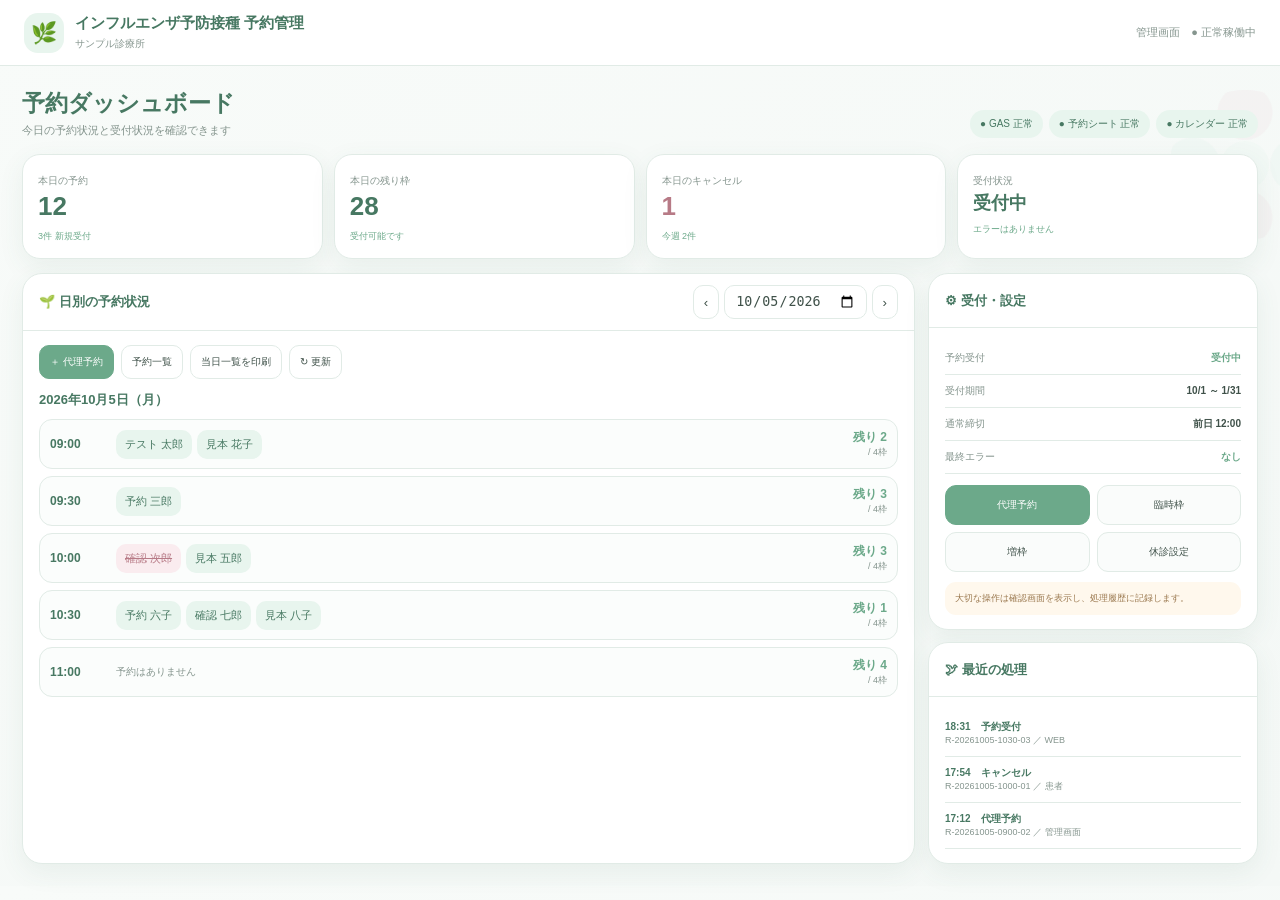
<file: soft.html>
<!doctype html><html lang="ja"><head><meta charset="utf-8"><meta name="viewport" content="width=device-width,initial-scale=1"><title>インフルエンザ予約管理</title><style>:root{--bg:#f7faf8;--card:#fff;--green:#6ca98a;--deep:#477862;--mint:#e8f5ee;--pink:#f3dfe3;--pink2:#b77a86;--blue:#e5f1f5;--text:#3f5149;--mut:#85958e;--line:#e1ebe6;--shadow:0 8px 26px rgba(70,110,90,.08)}*{box-sizing:border-box}body{margin:0;background:linear-gradient(145deg,#f8fbf9,#f4f8f6);color:var(--text);font-family:"Hiragino Kaku Gothic ProN","Yu Gothic",sans-serif}.top{background:rgba(255,255,255,.92);border-bottom:1px solid var(--line);height:66px;display:flex;align-items:center;justify-content:space-between;padding:0 24px;position:sticky;top:0;z-index:10;backdrop-filter:blur(10px)}.brand{display:flex;gap:11px;align-items:center}.logo{width:40px;height:40px;border-radius:14px;background:var(--mint);display:grid;place-items:center;font-size:21px}.brand b{display:block;font-size:15px;color:var(--deep)}.brand small{font-size:10px;color:var(--mut)}.admin{font-size:11px;color:var(--mut)}.wrap{max-width:1380px;margin:auto;padding:22px}.hero{display:flex;justify-content:space-between;align-items:end;margin-bottom:16px}.hero h1{margin:0;font-size:23px;color:var(--deep)}.hero p{margin:4px 0 0;font-size:11px;color:var(--mut)}.health{display:flex;gap:6px}.pill{padding:7px 10px;border-radius:20px;background:var(--mint);color:var(--deep);font-size:10px}.metrics{display:grid;grid-template-columns:repeat(4,1fr);gap:11px;margin-bottom:14px}.metric,.panel{background:var(--card);border:1px solid var(--line);box-shadow:var(--shadow)}.metric{border-radius:18px;padding:15px}.metric span{font-size:10px;color:var(--mut)}.metric b{display:block;font-size:26px;color:var(--deep);margin:3px 0}.metric small{font-size:9px;color:var(--green)}.metric.cancel b{color:var(--pink2)}.layout{display:grid;grid-template-columns:minmax(0,1.7fr) 330px;gap:13px}.panel{border-radius:20px;overflow:hidden}.ph{min-height:54px;padding:11px 16px;border-bottom:1px solid var(--line);display:flex;align-items:center;justify-content:space-between}.ph h2{margin:0;font-size:13px;color:var(--deep)}.date{display:flex;gap:5px}.date button,.date input,.btn{height:34px;border:1px solid var(--line);background:#fff;color:var(--text);border-radius:10px;padding:0 10px}.body{padding:14px 16px}.toolbar{display:flex;gap:7px;flex-wrap:wrap;margin-bottom:12px}.btn{font-size:10px}.primary{background:var(--green)!important;color:#fff!important;border-color:var(--green)!important}.day{font-size:13px;font-weight:700;color:var(--deep);margin:5px 0 10px}.slots{display:grid;gap:7px}.slot{display:grid;grid-template-columns:58px 1fr 70px;align-items:center;gap:8px;padding:9px 10px;background:#fbfdfc;border:1px solid var(--line);border-radius:13px}.time{font-size:12px;font-weight:700;color:var(--deep)}.people{display:flex;gap:5px;flex-wrap:wrap}.person{border:0;border-radius:10px;background:var(--mint);color:var(--deep);padding:7px 9px;font-size:11px}.person.cancel{background:#faecef;color:var(--pink2);text-decoration:line-through}.remain{text-align:right;font-size:9px;color:var(--mut)}.remain b{display:block;color:var(--green);font-size:12px}.side{display:grid;gap:12px}.status{display:flex;justify-content:space-between;padding:9px 0;border-bottom:1px solid var(--line);font-size:10px}.status span{color:var(--mut)}.status b{color:var(--green)}.actions{display:grid;grid-template-columns:1fr 1fr;gap:7px;margin-top:11px}.actions button{min-height:40px;border:1px solid var(--line);border-radius:11px;background:#fafcfb;color:var(--text);font-size:10px}.notice{margin-top:10px;background:#fff8ed;color:#9b7950;border-radius:11px;padding:10px;font-size:9px}.log{padding:9px 0;border-bottom:1px solid var(--line);font-size:9px}.log b{display:block;color:var(--deep);font-size:10px}.log span{color:var(--mut)}.flower{position:fixed;right:-40px;top:90px;width:150px;height:150px;border-radius:50%;background:radial-gradient(circle,#eaf7f0 0 22%,transparent 23%),radial-gradient(circle at 50% 15%,#f1e5e8 0 18%,transparent 19%),radial-gradient(circle at 85% 50%,#e6f3ee 0 18%,transparent 19%),radial-gradient(circle at 50% 85%,#f1e5e8 0 18%,transparent 19%),radial-gradient(circle at 15% 50%,#e6f3ee 0 18%,transparent 19%);opacity:.35;z-index:-1}.mobileNav{display:none}@media(max-width:720px){.top{height:56px;padding:0 11px}.logo{width:35px;height:35px;border-radius:12px}.brand b{font-size:12px}.brand small,.admin{display:none}.wrap{padding:13px 8px 78px}.hero h1{font-size:18px}.hero p{display:none}.health{overflow:auto}.pill{white-space:nowrap}.metrics{grid-template-columns:1fr 1fr;gap:7px}.metric{border-radius:15px;padding:11px}.metric b{font-size:22px}.layout{display:block}.side{margin-top:10px}.panel{border-radius:17px}.ph{padding:9px}.date input{width:125px}.body{padding:10px}.toolbar{display:grid;grid-template-columns:1fr 1fr}.slot{grid-template-columns:46px 1fr 46px;padding:7px 6px;gap:4px}.person{padding:7px 6px}.mobileNav{display:grid;position:fixed;left:0;right:0;bottom:0;grid-template-columns:repeat(4,1fr);background:rgba(255,255,255,.96);border-top:1px solid var(--line);z-index:20;padding:6px 3px max(6px,env(safe-area-inset-bottom));box-shadow:0 -5px 20px rgba(70,110,90,.07)}.mobileNav button{border:0;background:none;color:var(--mut);font-size:9px;padding:7px 1px}.mobileNav .on{color:var(--deep);font-weight:700}}</style></head><body><div class="flower"></div><header class="top"><div class="brand"><div class="logo">🌿</div><div><b>インフルエンザ予防接種 予約管理</b><small>サンプル診療所</small></div></div><div class="admin">管理画面　● 正常稼働中</div></header><main class="wrap"><div class="hero"><div><h1>予約ダッシュボード</h1><p>今日の予約状況と受付状況を確認できます</p></div><div class="health"><span class="pill">● GAS 正常</span><span class="pill">● 予約シート 正常</span><span class="pill">● カレンダー 正常</span></div></div><section class="metrics"><div class="metric"><span>本日の予約</span><b>12</b><small>3件 新規受付</small></div><div class="metric"><span>本日の残り枠</span><b>28</b><small>受付可能です</small></div><div class="metric cancel"><span>本日のキャンセル</span><b>1</b><small>今週 2件</small></div><div class="metric"><span>受付状況</span><b style="font-size:18px">受付中</b><small>エラーはありません</small></div></section><div class="layout"><section class="panel"><div class="ph"><h2>🌱 日別の予約状況</h2><div class="date"><button onclick="shift(-1)">‹</button><input id="date" type="date" value="2026-10-05"><button onclick="shift(1)">›</button></div></div><div class="body"><div class="toolbar"><button class="btn primary">＋ 代理予約</button><button class="btn">予約一覧</button><button class="btn">当日一覧を印刷</button><button class="btn">↻ 更新</button></div><div class="day" id="day">2026年10月5日（月）</div><div class="slots"><div class="slot"><div class="time">09:00</div><div class="people"><button class="person">テスト 太郎</button><button class="person">見本 花子</button></div><div class="remain"><b>残り 2</b>/ 4枠</div></div><div class="slot"><div class="time">09:30</div><div class="people"><button class="person">予約 三郎</button></div><div class="remain"><b>残り 3</b>/ 4枠</div></div><div class="slot"><div class="time">10:00</div><div class="people"><button class="person cancel">確認 次郎</button><button class="person">見本 五郎</button></div><div class="remain"><b>残り 3</b>/ 4枠</div></div><div class="slot"><div class="time">10:30</div><div class="people"><button class="person">予約 六子</button><button class="person">確認 七郎</button><button class="person">見本 八子</button></div><div class="remain"><b>残り 1</b>/ 4枠</div></div><div class="slot"><div class="time">11:00</div><div class="people" style="color:var(--mut);font-size:10px">予約はありません</div><div class="remain"><b>残り 4</b>/ 4枠</div></div></div></div></section><aside class="side"><section class="panel"><div class="ph"><h2>⚙ 受付・設定</h2></div><div class="body"><div class="status"><span>予約受付</span><b>受付中</b></div><div class="status"><span>受付期間</span><strong>10/1 ～ 1/31</strong></div><div class="status"><span>通常締切</span><strong>前日 12:00</strong></div><div class="status"><span>最終エラー</span><b>なし</b></div><div class="actions"><button class="primary">代理予約</button><button>臨時枠</button><button>増枠</button><button>休診設定</button></div><div class="notice">大切な操作は確認画面を表示し、処理履歴に記録します。</div></div></section><section class="panel"><div class="ph"><h2>🕊 最近の処理</h2></div><div class="body"><div class="log"><b>18:31　予約受付</b><span>R-20261005-1030-03 ／ WEB</span></div><div class="log"><b>17:54　キャンセル</b><span>R-20261005-1000-01 ／ 患者</span></div><div class="log"><b>17:12　代理予約</b><span>R-20261005-0900-02 ／ 管理画面</span></div></div></section></aside></div></main><nav class="mobileNav"><button class="on">🌱<br>予約状況</button><button>＋<br>代理予約</button><button>🕊<br>履歴</button><button>⚙<br>設定</button></nav><script>function shift(n){let d=document.getElementById('date'),x=new Date(d.value+'T00:00:00');x.setDate(x.getDate()+n);d.value=x.toISOString().slice(0,10);let w='日月火水木金土'[x.getDay()];day.textContent=x.getFullYear()+'年'+(x.getMonth()+1)+'月'+x.getDate()+'日（'+w+'）'}</script></body></html>
</file>
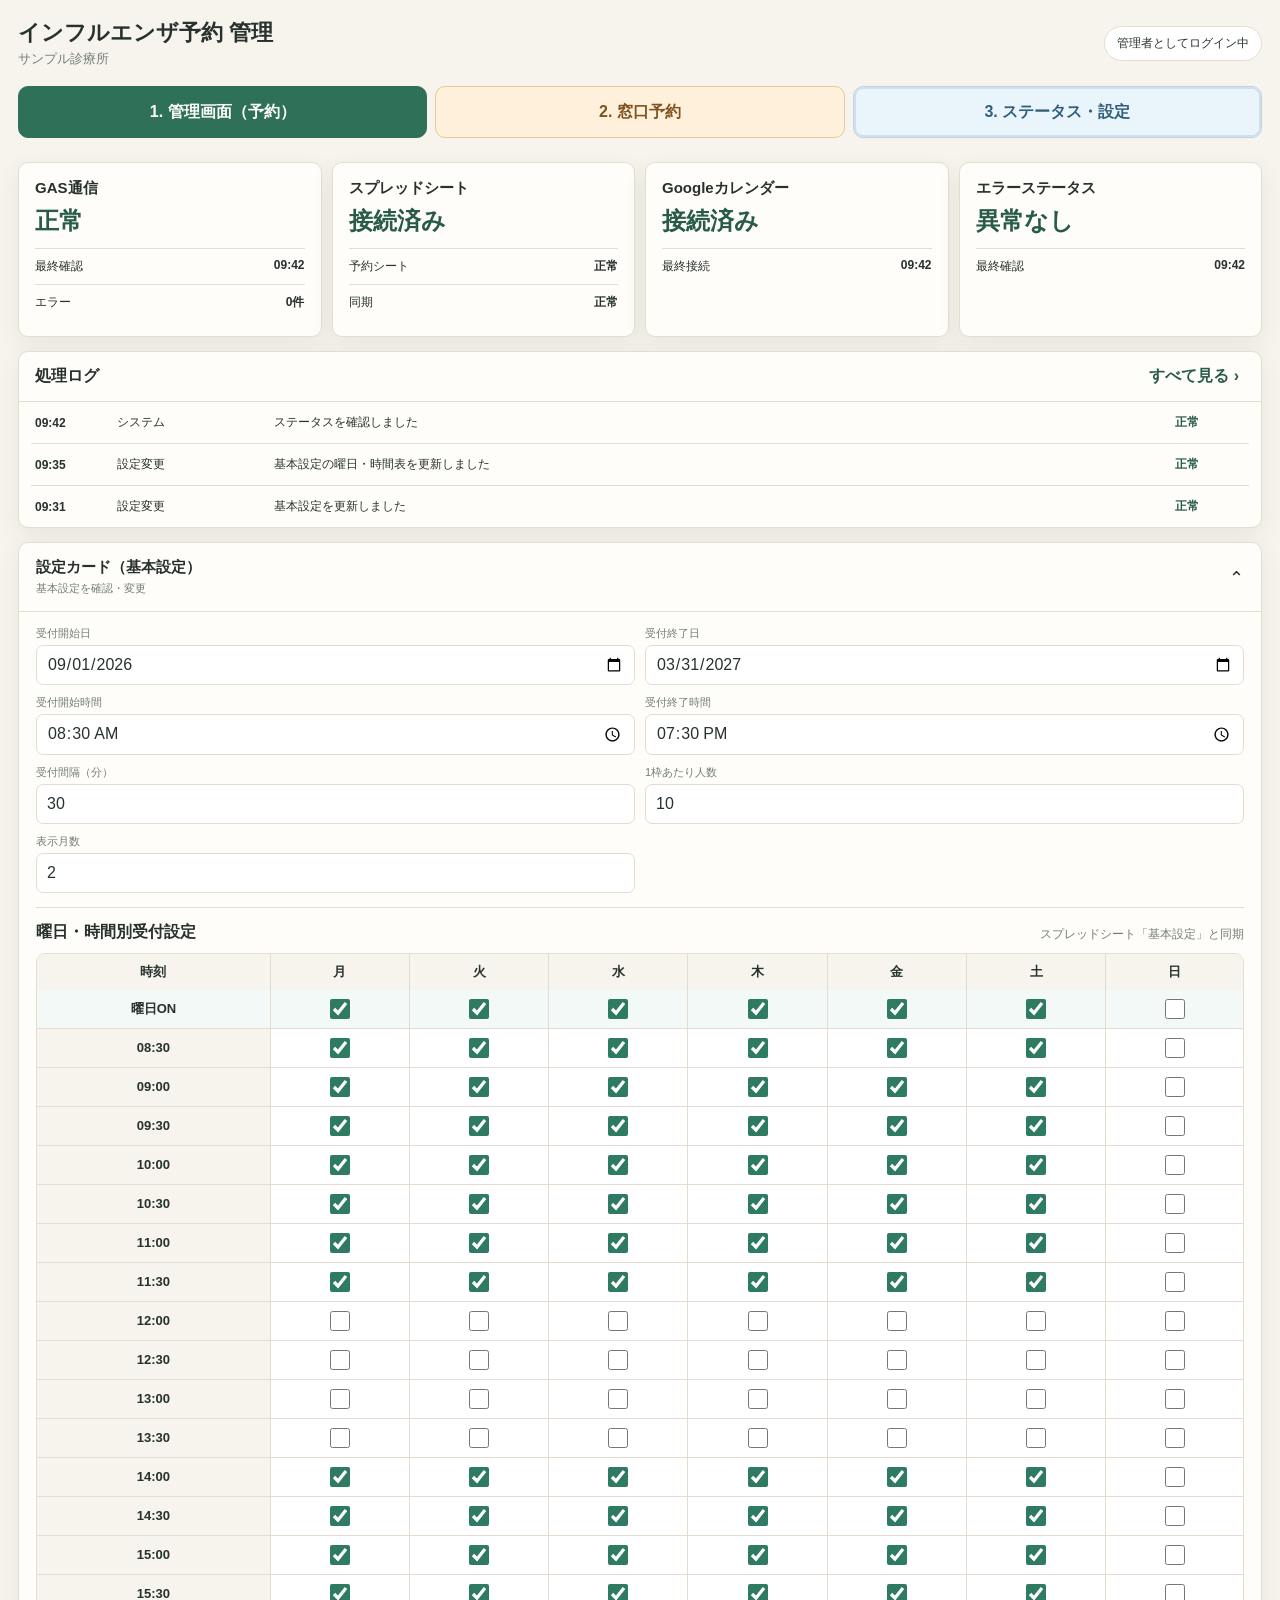
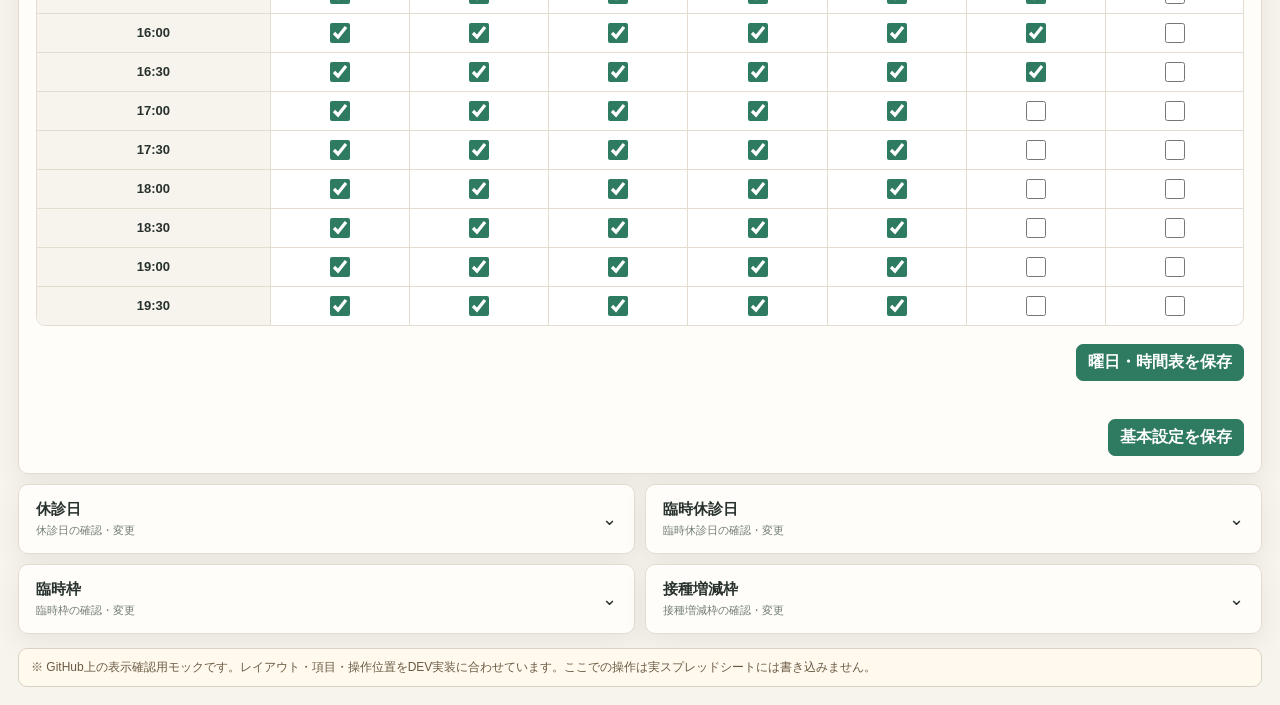
<file: status-settings.html>
<!doctype html>
<html lang="ja">
<head>
<meta charset="utf-8">
<meta name="viewport" content="width=device-width,initial-scale=1">
<title>インフルエンザ予約 管理｜ステータス・設定モック</title>
<style>
:root{color-scheme:light}
html,body{margin:0;padding:0;background:#f7f4ed;color:#27312d;font-family:-apple-system,BlinkMacSystemFont,"Segoe UI","Hiragino Sans","Yu Gothic",Meiryo,sans-serif}
*{box-sizing:border-box}
button,input,select,textarea{font:inherit}
button{cursor:pointer}
#influenza-admin-mock{
  --admin-bg:#f7f4ed;--admin-surface:#fffdf9;--admin-surface-strong:#fff;--admin-text:#27312d;--admin-muted:#727d77;--admin-line:#e4ddcf;--admin-green:#2f7b62;--admin-green-dark:#285b4a;--admin-green-soft:#e9f4ef;--admin-red:#c25252;--admin-red-soft:#fff0f0;--admin-amber:#8e5618;--admin-amber-soft:#fff2df;--admin-blue:#4b82b7;--admin-shadow:0 8px 24px rgba(51,65,58,.08);
  background:var(--admin-bg);color:var(--admin-text);min-height:100vh
}
#influenza-admin-mock .admin-shell{min-height:100vh;max-width:1540px;margin:0 auto;padding:18px}
#influenza-admin-mock .admin-header{display:flex;align-items:center;justify-content:space-between;gap:18px;padding:0 0 12px}
#influenza-admin-mock .admin-brand-name{margin:0;font-size:22px;font-weight:800}
#influenza-admin-mock .admin-brand-sub{margin:2px 0 0;font-size:13px;color:var(--admin-muted)}
#influenza-admin-mock .admin-user{padding:8px 12px;border:1px solid var(--admin-line);border-radius:999px;background:#fff;font-size:12px}
#influenza-admin-mock .admin-main{display:grid;gap:14px}
#influenza-admin-mock .admin-main-tabs{position:sticky;top:0;z-index:30;display:grid;grid-template-columns:repeat(3,minmax(0,1fr));gap:8px;padding:6px 0 10px;background:var(--admin-bg)}
#influenza-admin-mock .admin-main-tab{min-height:52px;padding:0 12px;border:1px solid var(--admin-line);border-radius:10px;font-size:16px;font-weight:900}
#influenza-admin-mock .admin-main-tab[data-admin-tab="manage"]{background:#2f7158;border-color:#2f7158;color:#fff}
#influenza-admin-mock .admin-main-tab[data-admin-tab="counter"]{background:#fff0dc;border-color:#e8c99b;color:#7f531f}
#influenza-admin-mock .admin-main-tab[data-admin-tab="status"]{background:#eaf4fb;border-color:#bdd4e3;color:#315f7b;box-shadow:inset 0 0 0 2px #315f7b22}
#influenza-admin-mock .admin-status-page-v1{display:grid;gap:14px}
#influenza-admin-mock .admin-status-v1-grid{display:grid;grid-template-columns:repeat(4,minmax(0,1fr));gap:10px}
#influenza-admin-mock .admin-status-v1-card{min-width:0;padding:16px;border:1px solid var(--admin-line);border-radius:10px;background:var(--admin-surface);box-shadow:var(--admin-shadow)}
#influenza-admin-mock .admin-status-v1-card h3{margin:0 0 8px;font-size:15px}
#influenza-admin-mock .admin-status-v1-card strong{display:block;color:var(--admin-green-dark);font-size:24px;line-height:1.25}
#influenza-admin-mock .admin-status-v1-rows{display:grid;gap:0;margin-top:12px}
#influenza-admin-mock .admin-status-v1-row{display:flex;justify-content:space-between;gap:12px;padding:9px 0;border-top:1px solid var(--admin-line);font-size:12px}
#influenza-admin-mock .admin-status-v1-panel{border:1px solid var(--admin-line);border-radius:10px;background:var(--admin-surface);box-shadow:var(--admin-shadow);overflow:hidden}
#influenza-admin-mock .admin-status-v1-head{display:flex;align-items:center;justify-content:space-between;gap:10px;padding:13px 16px;border-bottom:1px solid var(--admin-line)}
#influenza-admin-mock .admin-status-v1-head h2{margin:0;font-size:16px}
#influenza-admin-mock .admin-status-v1-head button{border:0;background:transparent;color:var(--admin-green-dark);font-weight:800}
#influenza-admin-mock .admin-status-v1-body{padding:0 12px}
#influenza-admin-mock .admin-status-v1-log{display:grid;grid-template-columns:70px 145px minmax(0,1fr) 70px;gap:12px;padding:12px 4px;border-top:1px solid var(--admin-line);align-items:center;font-size:12px}
#influenza-admin-mock .admin-status-v1-log:first-child{border-top:0}
#influenza-admin-mock .admin-status-v1-log .ok{color:var(--admin-green-dark);font-weight:800}
#influenza-admin-mock .admin-settings-v1{display:grid;gap:10px}
#influenza-admin-mock .admin-settings-v1-row{display:grid;grid-template-columns:repeat(2,minmax(0,1fr));gap:10px}
#influenza-admin-mock .admin-setting-v1-card{border:1px solid var(--admin-line);border-radius:10px;background:var(--admin-surface);box-shadow:var(--admin-shadow);overflow:hidden}
#influenza-admin-mock .admin-setting-v1-card>summary{list-style:none;display:flex;align-items:center;justify-content:space-between;gap:12px;padding:15px 17px;cursor:pointer}
#influenza-admin-mock .admin-setting-v1-card>summary::-webkit-details-marker{display:none}
#influenza-admin-mock .admin-setting-v1-card>summary h3{margin:0;font-size:15px}
#influenza-admin-mock .admin-setting-v1-card>summary p{margin:4px 0 0;color:var(--admin-muted);font-size:11px}
#influenza-admin-mock .admin-setting-v1-card>summary .chev{font-size:18px;transition:transform .15s ease}
#influenza-admin-mock .admin-setting-v1-card[open]>summary .chev{transform:rotate(180deg)}
#influenza-admin-mock .admin-setting-v1-body{padding:14px 17px 17px;border-top:1px solid var(--admin-line)}
#influenza-admin-mock .admin-setting-v1-form{display:grid;grid-template-columns:repeat(2,minmax(0,1fr));gap:10px}
#influenza-admin-mock .admin-setting-v1-field{display:grid;gap:4px}
#influenza-admin-mock .admin-setting-v1-field.full{grid-column:1/-1}
#influenza-admin-mock .admin-setting-v1-field label{color:var(--admin-muted);font-size:11px}
#influenza-admin-mock .admin-setting-v1-field input,#influenza-admin-mock .admin-setting-v1-field select,#influenza-admin-mock .admin-setting-v1-field textarea{width:100%;min-height:40px;padding:8px 10px;border:1px solid var(--admin-line);border-radius:7px;background:var(--admin-surface-strong);color:var(--admin-text)}
#influenza-admin-mock .admin-setting-v1-field textarea{min-height:76px;resize:vertical}
#influenza-admin-mock .admin-setting-v1-actions{display:flex;justify-content:flex-end;gap:8px;grid-column:1/-1}
#influenza-admin-mock .admin-setting-v1-actions button,#influenza-admin-mock .admin-setting-v1-record button{min-height:36px;padding:7px 11px;border:1px solid var(--admin-line);border-radius:7px;background:var(--admin-surface-strong);color:var(--admin-text);font-weight:700}
#influenza-admin-mock .admin-setting-v1-actions .save{border-color:var(--admin-green);background:var(--admin-green);color:#fff}
#influenza-admin-mock .admin-setting-v1-message{grid-column:1/-1;min-height:18px;color:var(--admin-muted);font-size:11px}
#influenza-admin-mock .admin-setting-v1-records{display:grid;gap:7px;margin-top:12px}
#influenza-admin-mock .admin-setting-v1-record{display:grid;grid-template-columns:minmax(0,1fr) auto;gap:10px;align-items:center;padding:10px;border:1px solid var(--admin-line);border-radius:8px;background:var(--admin-bg)}
#influenza-admin-mock .admin-setting-v1-record b{display:block;font-size:12px}
#influenza-admin-mock .admin-setting-v1-record span{display:block;margin-top:2px;color:var(--admin-muted);font-size:10px}
#influenza-admin-mock .admin-setting-v1-record .buttons{display:flex;gap:6px}
#influenza-admin-mock .admin-setting-v1-record .delete{color:var(--admin-red)}
#influenza-admin-mock .admin-basic-schedule-v1{grid-column:1/-1;margin-top:4px;padding-top:14px;border-top:1px solid var(--admin-line)}
#influenza-admin-mock .admin-basic-schedule-v1-head{display:flex;align-items:flex-end;justify-content:space-between;gap:12px;margin-bottom:10px}
#influenza-admin-mock .admin-basic-schedule-v1-head strong{font-size:16px}
#influenza-admin-mock .admin-basic-schedule-v1-head span{color:var(--admin-muted);font-size:12px}
#influenza-admin-mock .admin-basic-schedule-v1-scroll{overflow-x:auto;-webkit-overflow-scrolling:touch;border:1px solid var(--admin-line);border-radius:9px;background:var(--admin-surface-strong)}
#influenza-admin-mock .admin-basic-schedule-v1-table{width:100%;min-width:680px;border-collapse:collapse}
#influenza-admin-mock .admin-basic-schedule-v1-table th,#influenza-admin-mock .admin-basic-schedule-v1-table td{padding:9px 8px;border-right:1px solid var(--admin-line);border-bottom:1px solid var(--admin-line);text-align:center;font-size:13px}
#influenza-admin-mock .admin-basic-schedule-v1-table th:last-child,#influenza-admin-mock .admin-basic-schedule-v1-table td:last-child{border-right:0}
#influenza-admin-mock .admin-basic-schedule-v1-table tr:last-child th,#influenza-admin-mock .admin-basic-schedule-v1-table tr:last-child td{border-bottom:0}
#influenza-admin-mock .admin-basic-schedule-v1-table thead th{background:var(--admin-bg);color:var(--admin-text);font-weight:700}
#influenza-admin-mock .admin-basic-schedule-v1-table tbody th{background:var(--admin-bg);color:var(--admin-text);font-weight:700;white-space:nowrap}
#influenza-admin-mock .admin-basic-schedule-v1-table .weekday-row th,#influenza-admin-mock .admin-basic-schedule-v1-table .weekday-row td{background:color-mix(in srgb,var(--admin-green-soft) 58%,var(--admin-surface-strong))}
#influenza-admin-mock .admin-basic-schedule-v1-table input[type="checkbox"]{width:20px;height:20px;margin:0;accent-color:var(--admin-green);vertical-align:middle}
#influenza-admin-mock .mock-note{padding:10px 12px;border:1px solid #d9d2c7;border-radius:9px;background:#fff9ee;color:#6b5b43;font-size:12px}
@media(max-width:900px){
  #influenza-admin-mock .admin-shell{padding:10px}
  #influenza-admin-mock .admin-user{display:none}
  #influenza-admin-mock .admin-main-tabs{grid-template-columns:1fr;gap:8px}
  #influenza-admin-mock .admin-main-tab{min-height:58px;font-size:17px}
  #influenza-admin-mock .admin-status-v1-grid{grid-template-columns:1fr}
  #influenza-admin-mock .admin-status-v1-log{grid-template-columns:64px 100px minmax(0,1fr);gap:6px}
  #influenza-admin-mock .admin-status-v1-log span:last-child{grid-column:3}
  #influenza-admin-mock .admin-settings-v1-row{grid-template-columns:1fr}
  #influenza-admin-mock .admin-setting-v1-form{grid-template-columns:1fr}
  #influenza-admin-mock .admin-setting-v1-field.full{grid-column:auto}
  #influenza-admin-mock .admin-basic-schedule-v1-head{align-items:flex-start;flex-direction:column;gap:4px}
  #influenza-admin-mock .admin-basic-schedule-v1-table{min-width:620px}
}
</style>
<style id="status-settings-mobile-polish-final">
html,body{width:100%;max-width:100%;overflow-x:hidden}
#influenza-admin-mock,
#influenza-admin-mock .admin-shell,
#influenza-admin-mock .admin-main,
#influenza-admin-mock .admin-status-page-v1,
#influenza-admin-mock .admin-settings-v1,
#influenza-admin-mock .admin-settings-v1-row,
#influenza-admin-mock .admin-setting-v1-card,
#influenza-admin-mock .admin-setting-v1-body,
#influenza-admin-mock .admin-setting-v1-form,
#influenza-admin-mock .admin-setting-v1-field,
#influenza-admin-mock .admin-setting-v1-record,
#influenza-admin-mock .admin-basic-schedule-v1,
#influenza-admin-mock .admin-basic-schedule-v1-scroll{min-width:0;max-width:100%;box-sizing:border-box}
#influenza-admin-mock .admin-setting-v1-card{width:100%;overflow:hidden}
#influenza-admin-mock .admin-setting-v1-field input,
#influenza-admin-mock .admin-setting-v1-field select,
#influenza-admin-mock .admin-setting-v1-field textarea{display:block;width:100%;min-width:0;max-width:100%;box-sizing:border-box}
#influenza-admin-mock .admin-setting-v1-record>div:first-child{min-width:0}
#influenza-admin-mock .admin-setting-v1-record b,
#influenza-admin-mock .admin-setting-v1-record span{overflow-wrap:anywhere;word-break:break-word}
@media(max-width:900px){
  #influenza-admin-mock .admin-shell{width:100%;max-width:100%;padding:10px;overflow-x:hidden}
  #influenza-admin-mock .admin-main,#influenza-admin-mock .admin-status-page-v1{width:100%;max-width:100%;overflow-x:hidden}
  #influenza-admin-mock .admin-main-tabs{width:100%;min-width:0;max-width:100%;grid-template-columns:1fr}
  #influenza-admin-mock .admin-main-tab{width:100%;min-width:0;max-width:100%}
  #influenza-admin-mock .admin-status-v1-grid{grid-template-columns:1fr}
  #influenza-admin-mock .admin-status-v1-panel,#influenza-admin-mock .admin-status-v1-body{min-width:0;max-width:100%;overflow:hidden}
  #influenza-admin-mock .admin-status-v1-log{grid-template-columns:52px 78px minmax(0,1fr);gap:6px;min-width:0;padding:11px 2px;font-size:11px}
  #influenza-admin-mock .admin-status-v1-log>*{min-width:0;overflow-wrap:anywhere}
  #influenza-admin-mock .admin-status-v1-log .ok{grid-column:3;text-align:right}
  #influenza-admin-mock .admin-settings-v1-row{grid-template-columns:1fr}
  #influenza-admin-mock .admin-setting-v1-body{padding:14px 12px 16px}
  #influenza-admin-mock .admin-setting-v1-form{grid-template-columns:1fr}
  #influenza-admin-mock .admin-setting-v1-field.full{grid-column:auto}
  #influenza-admin-mock .admin-basic-schedule-v1{width:100%;overflow:hidden}
  #influenza-admin-mock .admin-basic-schedule-v1-head{align-items:flex-start;flex-direction:column;gap:4px}
  #influenza-admin-mock .admin-basic-schedule-v1-scroll{width:100%;min-width:0;max-width:100%;overflow:hidden}
  #influenza-admin-mock .admin-basic-schedule-v1-table{width:100%;min-width:0;max-width:100%;table-layout:fixed;border-collapse:collapse}
  #influenza-admin-mock .admin-basic-schedule-v1-table th,#influenza-admin-mock .admin-basic-schedule-v1-table td{min-width:0;width:auto;padding:7px 1px;font-size:11px;overflow:hidden;white-space:nowrap;text-overflow:clip}
  #influenza-admin-mock .admin-basic-schedule-v1-table th:first-child,#influenza-admin-mock .admin-basic-schedule-v1-table td:first-child{width:62px}
  #influenza-admin-mock .admin-basic-schedule-v1-table input[type="checkbox"]{display:inline-block;width:18px;min-width:18px;max-width:18px;height:18px;margin:0;padding:0;vertical-align:middle}
  #influenza-admin-mock .admin-setting-v1-actions{display:grid;grid-template-columns:repeat(2,minmax(0,1fr));width:100%;min-width:0;max-width:100%;gap:8px}
  #influenza-admin-mock .admin-setting-v1-actions:has(>button:only-child){grid-template-columns:1fr}
  #influenza-admin-mock .admin-setting-v1-actions button{width:100%;min-width:0;max-width:100%;white-space:normal;line-height:1.3}
  #influenza-admin-mock .admin-setting-v1-record{width:100%;min-width:0;max-width:100%;grid-template-columns:1fr;gap:9px}
  #influenza-admin-mock .admin-setting-v1-record .buttons{display:grid;grid-template-columns:repeat(2,minmax(0,1fr));width:100%;min-width:0;gap:7px}
  #influenza-admin-mock .admin-setting-v1-record .buttons button{width:100%;min-width:0;max-width:100%}
  #influenza-admin-mock .mock-note{overflow-wrap:anywhere}
}
@media(max-width:380px){
  #influenza-admin-mock .admin-shell{padding:8px}
  #influenza-admin-mock .admin-setting-v1-card>summary{padding:14px 12px}
  #influenza-admin-mock .admin-setting-v1-body{padding:12px 10px 14px}
  #influenza-admin-mock .admin-basic-schedule-v1-table th,#influenza-admin-mock .admin-basic-schedule-v1-table td{font-size:10px;padding:6px 0}
  #influenza-admin-mock .admin-basic-schedule-v1-table th:first-child,#influenza-admin-mock .admin-basic-schedule-v1-table td:first-child{width:56px}
  #influenza-admin-mock .admin-basic-schedule-v1-table input[type="checkbox"]{width:17px;min-width:17px;max-width:17px;height:17px}
}
</style>
<style id="status-settings-ios-datetime-final">
@media(max-width:900px){
  #influenza-admin-mock .admin-setting-v1-field{width:100%!important;min-width:0!important;max-width:100%!important;overflow:hidden!important}
  #influenza-admin-mock .admin-setting-v1-field input[type="date"],
  #influenza-admin-mock .admin-setting-v1-field input[type="time"]{
    display:block!important;
    position:relative!important;
    width:calc(100% - 2px)!important;
    min-width:0!important;
    max-width:calc(100% - 2px)!important;
    inline-size:calc(100% - 2px)!important;
    min-inline-size:0!important;
    max-inline-size:calc(100% - 2px)!important;
    margin:0 auto!important;
    padding:8px 10px!important;
    box-sizing:border-box!important;
    -webkit-appearance:none!important;
    appearance:none!important;
    text-align:center!important;
    text-align-last:center!important;
    overflow:hidden!important;
  }
  #influenza-admin-mock .admin-setting-v1-field input[type="date"]::-webkit-date-and-time-value,
  #influenza-admin-mock .admin-setting-v1-field input[type="time"]::-webkit-date-and-time-value{display:block!important;width:100%!important;min-width:0!important;margin:0!important;padding:0!important;text-align:center!important}
  #influenza-admin-mock .admin-setting-v1-field input[type="date"]::-webkit-datetime-edit,
  #influenza-admin-mock .admin-setting-v1-field input[type="time"]::-webkit-datetime-edit{display:block!important;width:100%!important;min-width:0!important;margin:0!important;padding:0!important;text-align:center!important}
  #influenza-admin-mock .admin-setting-v1-field input[type="date"]::-webkit-datetime-edit-fields-wrapper,
  #influenza-admin-mock .admin-setting-v1-field input[type="time"]::-webkit-datetime-edit-fields-wrapper{display:flex!important;width:100%!important;min-width:0!important;justify-content:center!important;align-items:center!important;padding:0!important}
  #influenza-admin-mock .admin-setting-v1-field input[type="date"]::-webkit-calendar-picker-indicator,
  #influenza-admin-mock .admin-setting-v1-field input[type="time"]::-webkit-calendar-picker-indicator{position:absolute!important;inset:0!important;width:100%!important;height:100%!important;margin:0!important;padding:0!important;opacity:0!important}
}
</style>
</head>
<body>
<div id="influenza-admin-mock">
  <div class="admin-shell">
    <header class="admin-header">
      <div>
        <p class="admin-brand-name">インフルエンザ予約 管理</p>
        <p class="admin-brand-sub">サンプル診療所</p>
      </div>
      <div class="admin-user">管理者としてログイン中</div>
    </header>
    <main class="admin-main">
      <div class="admin-main-tabs" role="tablist">
        <button type="button" class="admin-main-tab" data-admin-tab="manage">1. 管理画面（予約）</button>
        <button type="button" class="admin-main-tab" data-admin-tab="counter">2. 窓口予約</button>
        <button type="button" class="admin-main-tab" data-admin-tab="status" aria-selected="true">3. ステータス・設定</button>
      </div>
      <section class="admin-status-page-v1">
        <div class="admin-status-v1-grid">
          <div class="admin-status-v1-card"><h3>GAS通信</h3><strong>正常</strong><div class="admin-status-v1-rows"><div class="admin-status-v1-row"><span>最終確認</span><b>09:42</b></div><div class="admin-status-v1-row"><span>エラー</span><b>0件</b></div></div></div>
          <div class="admin-status-v1-card"><h3>スプレッドシート</h3><strong>接続済み</strong><div class="admin-status-v1-rows"><div class="admin-status-v1-row"><span>予約シート</span><b>正常</b></div><div class="admin-status-v1-row"><span>同期</span><b>正常</b></div></div></div>
          <div class="admin-status-v1-card"><h3>Googleカレンダー</h3><strong>接続済み</strong><div class="admin-status-v1-rows"><div class="admin-status-v1-row"><span>最終接続</span><b>09:42</b></div></div></div>
          <div class="admin-status-v1-card"><h3>エラーステータス</h3><strong>異常なし</strong><div class="admin-status-v1-rows"><div class="admin-status-v1-row"><span>最終確認</span><b>09:42</b></div></div></div>
        </div>
        <div class="admin-status-v1-panel">
          <div class="admin-status-v1-head"><h2>処理ログ</h2><button type="button" id="toggleLogs">すべて見る ›</button></div>
          <div class="admin-status-v1-body" id="logs">
            <div class="admin-status-v1-log"><b>09:42</b><span>システム</span><span>ステータスを確認しました</span><span class="ok">正常</span></div>
            <div class="admin-status-v1-log"><b>09:35</b><span>設定変更</span><span>基本設定の曜日・時間表を更新しました</span><span class="ok">正常</span></div>
            <div class="admin-status-v1-log"><b>09:31</b><span>設定変更</span><span>基本設定を更新しました</span><span class="ok">正常</span></div>
          </div>
        </div>
        <div class="admin-settings-v1">
          <details class="admin-setting-v1-card" open>
            <summary><div><h3>設定カード（基本設定）</h3><p>基本設定を確認・変更</p></div><span class="chev">⌄</span></summary>
            <div class="admin-setting-v1-body">
              <form class="admin-setting-v1-form" id="baseForm">
                <div class="admin-setting-v1-field"><label>受付開始日</label><input type="date" value="2026-09-01"></div>
                <div class="admin-setting-v1-field"><label>受付終了日</label><input type="date" value="2027-03-31"></div>
                <div class="admin-setting-v1-field"><label>受付開始時間</label><input type="time" value="08:30"></div>
                <div class="admin-setting-v1-field"><label>受付終了時間</label><input type="time" value="19:30"></div>
                <div class="admin-setting-v1-field"><label>受付間隔（分）</label><input type="number" min="1" value="30"></div>
                <div class="admin-setting-v1-field"><label>1枠あたり人数</label><input type="number" min="1" value="10"></div>
                <div class="admin-setting-v1-field"><label>表示月数</label><input type="number" min="1" value="2"></div>
                <div class="admin-basic-schedule-v1">
                  <div class="admin-basic-schedule-v1-head"><strong>曜日・時間別受付設定</strong><span>スプレッドシート「基本設定」と同期</span></div>
                  <div class="admin-basic-schedule-v1-scroll">
                    <table class="admin-basic-schedule-v1-table" aria-label="曜日・時間別受付設定">
                      <thead><tr><th>時刻</th><th>月</th><th>火</th><th>水</th><th>木</th><th>金</th><th>土</th><th>日</th></tr></thead>
                      <tbody id="scheduleBody"></tbody>
                    </table>
                  </div>
                  <div class="admin-setting-v1-message" id="scheduleMsg"></div>
                  <div class="admin-setting-v1-actions"><button type="button" class="save" id="saveSchedule">曜日・時間表を保存</button></div>
                </div>
                <div class="admin-setting-v1-message" id="baseMsg"></div>
                <div class="admin-setting-v1-actions"><button type="submit" class="save">基本設定を保存</button></div>
              </form>
            </div>
          </details>
          <div class="admin-settings-v1-row">
            <details class="admin-setting-v1-card"><summary><div><h3>休診日</h3><p>休診日の確認・変更</p></div><span class="chev">⌄</span></summary><div class="admin-setting-v1-body" id="holiday"></div></details>
            <details class="admin-setting-v1-card"><summary><div><h3>臨時休診日</h3><p>臨時休診日の確認・変更</p></div><span class="chev">⌄</span></summary><div class="admin-setting-v1-body" id="block"></div></details>
          </div>
          <div class="admin-settings-v1-row">
            <details class="admin-setting-v1-card"><summary><div><h3>臨時枠</h3><p>臨時枠の確認・変更</p></div><span class="chev">⌄</span></summary><div class="admin-setting-v1-body" id="adhoc"></div></details>
            <details class="admin-setting-v1-card"><summary><div><h3>接種増減枠</h3><p>接種増減枠の確認・変更</p></div><span class="chev">⌄</span></summary><div class="admin-setting-v1-body" id="extra"></div></details>
          </div>
        </div>
        <div class="mock-note">※ GitHub上の表示確認用モックです。レイアウト・項目・操作位置をDEV実装に合わせています。ここでの操作は実スプレッドシートには書き込みません。</div>
      </section>
    </main>
  </div>
</div>
<script>
const days=['月','火','水','木','金','土','日'];
const times=['08:30','09:00','09:30','10:00','10:30','11:00','11:30','12:00','12:30','13:00','13:30','14:00','14:30','15:00','15:30','16:00','16:30','17:00','17:30','18:00','18:30','19:00','19:30'];
const weekdayOn=[true,true,true,true,true,true,false];
const active=(time,i)=>{const h=Number(time.slice(0,2));if(i===6)return false;if(h===12||h===13)return false;if(i===5&&h>=17)return false;return true};
const body=document.getElementById('scheduleBody');
body.innerHTML=`<tr class="weekday-row"><th>曜日ON</th>${weekdayOn.map((v,i)=>`<td><input type="checkbox" ${v?'checked':''} aria-label="${days[i]} 曜日ON"></td>`).join('')}</tr>`+times.map(t=>`<tr><th>${t}</th>${days.map((d,i)=>`<td><input type="checkbox" ${active(t,i)?'checked':''} aria-label="${t} ${d}"></td>`).join('')}</tr>`).join('');
const records={
 holiday:{fields:[['date','日付','date'],['note','備考','text']],rows:[['2026-10-12','祝日のため休診']]},
 block:{fields:[['date','日付','date'],['start','開始時刻','time'],['end','終了時刻','time'],['note','備考','text']],rows:[['2026-10-06','13:00','15:00','院内都合']]},
 adhoc:{fields:[['date','日付','date'],['time','時刻','time'],['capacity','定員','number'],['note','備考','text']],rows:[['2026-10-08','18:30','6','臨時追加']]},
 extra:{fields:[['date','日付','date'],['time','時刻','time'],['delta','増減人数','number'],['note','備考','text']],rows:[['2026-10-09','09:00','-2','調整']]}
};
function recordTitle(kind,r){if(kind==='holiday')return`${r[0]} ${r[1]}`;if(kind==='block')return`${r[0]} ${r[1]}〜${r[2]}`;if(kind==='adhoc')return`${r[0]} ${r[1]} 定員${r[2]}`;return`${r[0]} ${r[1]} ${Number(r[2])>0?'+':''}${r[2]}`}
function render(kind){const cfg=records[kind],box=document.getElementById(kind);box.innerHTML=`<form class="admin-setting-v1-form" data-form="${kind}">${cfg.fields.map(([n,l,t])=>`<div class="admin-setting-v1-field ${n==='note'?'full':''}"><label>${l}</label><input type="${t}" name="${n}" ${n==='date'?'required':''}></div>`).join('')}<div class="admin-setting-v1-message" data-msg="${kind}"></div><div class="admin-setting-v1-actions"><button type="reset">入力をクリア</button><button type="submit" class="save">追加・更新</button></div></form><div class="admin-setting-v1-records">${cfg.rows.map((r,i)=>`<div class="admin-setting-v1-record"><div><b>${recordTitle(kind,r)}</b><span>${r[r.length-1]||''}　登録: admin@example.com</span></div><div class="buttons"><button type="button" data-edit="${kind}" data-i="${i}">編集</button><button type="button" class="delete" data-del="${kind}" data-i="${i}">削除</button></div></div>`).join('')}</div>`}
Object.keys(records).forEach(render);
document.getElementById('baseForm').addEventListener('submit',e=>{e.preventDefault();const m=document.getElementById('baseMsg');m.textContent='保存しました。（モック内のみ）';setTimeout(()=>m.textContent='',1800)});
document.getElementById('saveSchedule').addEventListener('click',()=>{const m=document.getElementById('scheduleMsg');m.textContent='保存しました。（モック内のみ）';setTimeout(()=>m.textContent='',1800)});
document.addEventListener('submit',e=>{const f=e.target.closest('[data-form]');if(!f)return;e.preventDefault();const kind=f.dataset.form,cfg=records[kind];const vals=cfg.fields.map(([n])=>f.elements[n].value);cfg.rows.push(vals);render(kind)});
document.addEventListener('click',e=>{const del=e.target.closest('[data-del]');if(del){records[del.dataset.del].rows.splice(Number(del.dataset.i),1);render(del.dataset.del);return}const edit=e.target.closest('[data-edit]');if(edit){const kind=edit.dataset.edit,row=records[kind].rows[Number(edit.dataset.i)],f=document.querySelector(`[data-form="${kind}"]`);records[kind].fields.forEach(([n],i)=>f.elements[n].value=row[i]||'');f.scrollIntoView({behavior:'smooth',block:'center'})}});
</script>
</body>
</html>
</file>
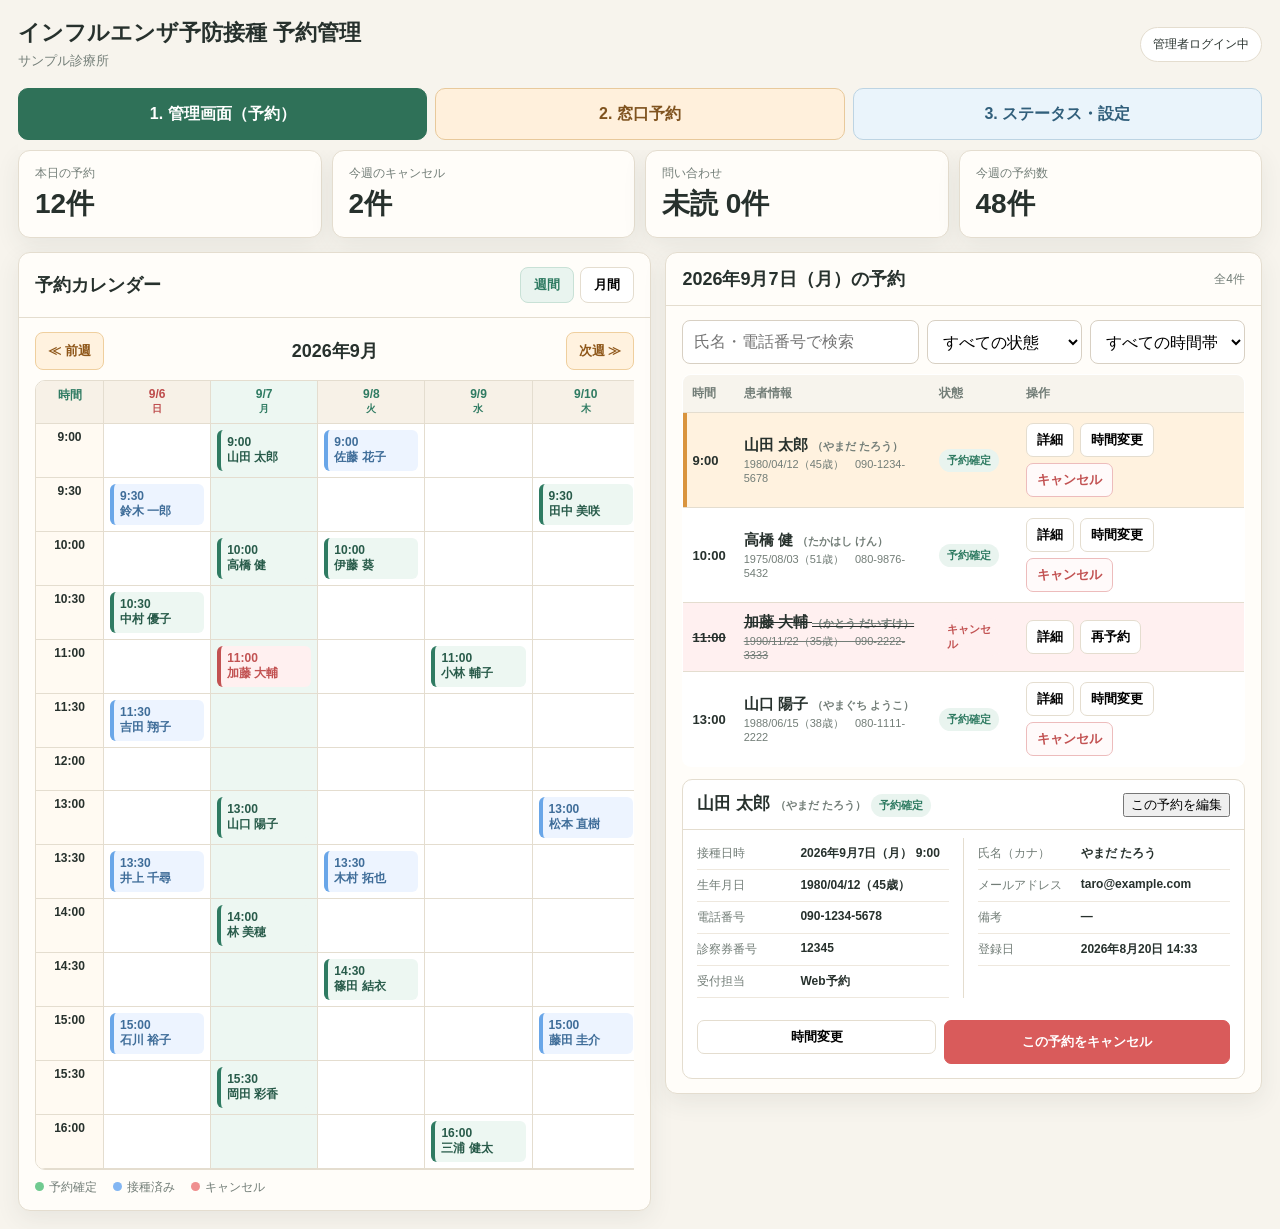
<file: tabs.html>
<!doctype html>
<html lang="ja">
<head>
<meta charset="utf-8">
<meta name="viewport" content="width=device-width,initial-scale=1">
<title>インフルエンザ予防接種 予約管理モック</title>
<style>
:root{--green:#2f7b62;--green-soft:#e9f4ef;--ink:#27312d;--muted:#727d77;--bg:#f7f4ed;--paper:#fffdf9;--line:#e4ddcf;--red:#c25252;--red-soft:#fff0f0;--orange:#d9943e;--orange-soft:#fff2df;--blue:#4b82b7;--shadow:0 8px 24px rgba(51,65,58,.08)}
*{box-sizing:border-box}body{margin:0;background:var(--bg);color:var(--ink);font-family:-apple-system,BlinkMacSystemFont,"Segoe UI","Hiragino Sans","Yu Gothic",Meiryo,sans-serif}.page{max-width:1540px;margin:auto;padding:18px}.top{display:flex;justify-content:space-between;align-items:center;gap:14px;margin-bottom:12px}.brand h1{margin:0;font-size:22px}.brand p{margin:4px 0 0;color:var(--muted);font-size:13px}.badge{padding:8px 12px;border:1px solid var(--line);border-radius:999px;background:#fff;font-size:12px}.tabs{display:grid;grid-template-columns:repeat(3,1fr);gap:8px;position:sticky;top:0;z-index:20;padding:6px 0 10px;background:var(--bg)}.tab{min-height:52px;border:1px solid var(--line);border-radius:10px;background:#fff;color:var(--ink);font-weight:900;font-size:16px;cursor:pointer}.tab.active{background:var(--green);border-color:var(--green);color:#fff}.summary{display:grid;grid-template-columns:repeat(4,1fr);gap:10px;margin-bottom:14px}.card{background:var(--paper);border:1px solid var(--line);border-radius:12px;box-shadow:var(--shadow)}.metric{padding:14px 16px}.metric span{display:block;color:var(--muted);font-size:12px}.metric b{display:block;margin-top:3px;font-size:28px}.main{display:grid;grid-template-columns:minmax(0,1.03fr) minmax(460px,.97fr);gap:14px;align-items:start}.panel-head{display:flex;align-items:center;justify-content:space-between;gap:10px;padding:14px 16px;border-bottom:1px solid var(--line)}.panel-head h2{margin:0;font-size:18px}.panel-body{padding:14px 16px}.viewtabs{display:flex;gap:6px}.viewtabs button{height:36px;padding:0 13px;border:1px solid var(--line);border-radius:8px;background:#fff;font-weight:900;cursor:pointer}.viewtabs button.active{background:var(--green-soft);color:var(--green);border-color:#c8e1d6}.navrow{display:grid;grid-template-columns:auto 1fr auto;gap:8px;align-items:center;margin-bottom:10px}.navrow button{height:38px;padding:0 12px;border:1px solid #efcf9e;border-radius:8px;background:var(--orange-soft);color:#8e5618;font-weight:900}.navrow strong{text-align:center;font-size:18px}.scrollx{overflow:auto;-webkit-overflow-scrolling:touch}.calendar{border:1px solid var(--line);border-radius:10px;overflow:hidden;background:#fff}.week-grid{display:grid;grid-template-columns:68px repeat(7,minmax(92px,1fr));min-width:820px}.cell{min-height:43px;padding:6px;border-right:1px solid var(--line);border-bottom:1px solid var(--line);font-size:12px}.head{background:#f7f1e7;font-weight:900;text-align:center;color:var(--green);cursor:pointer}.head.sun{color:#be4d4d}.head.sat{color:#3b6fa7}.time{background:#fffaf2;font-weight:900;text-align:center}.slot{cursor:pointer}.slot:hover{background:#f8fbf9}.selected-col{background:#edf7f2}.event{display:block;border-left:4px solid var(--green);border-radius:6px;background:#edf7f2;padding:5px 6px;font-weight:800;color:#285b4a}.event.blue{border-left-color:#69a6e8;background:#edf4ff;color:#3f6d99}.event.cancel{border-left-color:var(--red);background:var(--red-soft);color:var(--red)}.legend{display:flex;gap:16px;flex-wrap:wrap;margin-top:9px;color:var(--muted);font-size:12px}.dot{display:inline-block;width:9px;height:9px;border-radius:50%;margin-right:5px}.month-grid{display:grid;grid-template-columns:repeat(7,1fr);min-width:700px}.month-grid.hidden{display:none}.month-day,.month-head{border-right:1px solid var(--line);border-bottom:1px solid var(--line);padding:8px}.month-head{min-height:40px;background:#f7f1e7;text-align:center;font-size:12px;font-weight:900}.month-head.sun{color:#be4d4d}.month-head.sat{color:#3b6fa7}.month-day{min-height:94px;background:#fff}.month-day.empty{background:#faf8f3}.month-day button{width:100%;height:100%;min-height:76px;border:0;background:transparent;text-align:left;cursor:pointer}.month-day b{display:block;font-size:15px}.month-day small{display:block;margin-top:6px;color:var(--muted)}.right-tools{display:grid;grid-template-columns:1fr 155px 155px;gap:8px;margin-bottom:10px}.right-tools input,.right-tools select,.field input,.field select,.field textarea{width:100%;border:1px solid #d8d0c3;border-radius:8px;background:#fff;font:inherit}.right-tools input,.right-tools select,.field input,.field select{height:44px;padding:0 11px}.list-head{display:flex;align-items:center;justify-content:space-between;gap:10px;margin-bottom:10px}.list-head h3{margin:0;font-size:19px}.count{color:var(--muted);font-size:12px}.patient-table{width:100%;border-collapse:collapse;background:#fff;border:1px solid var(--line);border-radius:9px;overflow:hidden}.patient-table th,.patient-table td{padding:10px 9px;border-bottom:1px solid var(--line);text-align:left;vertical-align:middle}.patient-table th{background:#f7f4ed;color:var(--muted);font-size:12px}.patient-table td{font-size:13px}.patient-table tr.clickable{cursor:pointer}.patient-table tr.active{box-shadow:inset 4px 0 var(--orange);background:var(--orange-soft)}.patient-table tr.cancelled{background:var(--red-soft)}.patient-table tr.cancelled.active{box-shadow:inset 4px 0 var(--red);background:var(--red-soft)}.patient-table tr.cancelled td:first-child b,.patient-table tr.cancelled .name,.patient-table tr.cancelled .sub{text-decoration:line-through}.name{font-weight:900;font-size:15px}.sub{color:var(--muted);font-size:11px;margin-top:2px}.pill{display:inline-block;padding:4px 8px;border-radius:999px;background:var(--green-soft);color:var(--green);font-size:11px;font-weight:900}.pill.cancel{background:var(--red-soft);color:var(--red)}.ops{display:flex;gap:6px;flex-wrap:wrap}.ops button,.detail-actions button{height:34px;padding:0 10px;border:1px solid var(--line);border-radius:7px;background:#fff;font-weight:900}.ops .danger,.detail-actions .danger{border-color:#edbcbc;color:var(--red);background:#fffafa}.detail{margin-top:12px;border:1px solid var(--line);border-radius:10px;background:#fff}.detail.cancelled-detail{background:var(--red-soft)}.detail.cancelled-detail .detail-title,.detail.cancelled-detail .detail-row b{text-decoration:line-through}.detail-head{display:flex;align-items:center;justify-content:space-between;gap:10px;padding:12px 14px;border-bottom:1px solid var(--line)}.detail-title{font-size:17px;font-weight:900}.detail-grid{display:grid;grid-template-columns:1fr 1fr;gap:0;padding:8px 14px}.detail-col:first-child{border-right:1px solid var(--line);padding-right:14px}.detail-col:last-child{padding-left:14px}.detail-row{display:grid;grid-template-columns:95px 1fr;gap:8px;padding:7px 0;border-bottom:1px solid #eee8de;font-size:12px}.detail-row span{color:var(--muted)}.detail-actions{display:grid;grid-template-columns:1fr 1.2fr;gap:8px;padding:14px}.detail-actions .danger{min-height:44px;background:#d95b5b;color:#fff;border-color:#d95b5b}.form-note{font-size:12px;color:var(--muted)}.selected-slot{padding:10px 12px;border:1px solid #cfe3d8;border-radius:8px;background:var(--green-soft);color:var(--green);font-weight:900;margin-bottom:12px}.form-list{display:grid;gap:11px}.field{display:grid;gap:5px}.field label{font-size:13px;font-weight:900}.field textarea{min-height:76px;padding:10px;resize:vertical}.reserve-actions{display:grid;grid-template-columns:1fr 1fr;gap:8px;margin-top:12px}.reserve-actions button{min-height:46px;border:1px solid var(--line);border-radius:8px;background:#fff;font-weight:900}.reserve-actions .primary{background:var(--green);border-color:var(--green);color:#fff}.status-grid{display:grid;grid-template-columns:repeat(3,1fr);gap:12px}.status-card{padding:18px}.status-card h3{margin:0 0 8px}.status-card strong{font-size:29px;color:var(--green)}.rows{display:grid;gap:8px;margin-top:10px}.row{display:flex;justify-content:space-between;gap:12px;padding:10px 0;border-top:1px solid var(--line);font-size:13px}.logs{margin-top:14px}.log{display:grid;grid-template-columns:150px 130px 1fr 90px;gap:8px;padding:10px;border-top:1px solid var(--line);font-size:12px}.ok{color:var(--green);font-weight:900}.hidden{display:none!important}
@media(max-width:900px){.page{padding:10px}.badge{display:none}.brand h1{font-size:18px}.tabs{gap:5px}.tab{font-size:12px;min-height:46px;padding:0 4px}.summary{grid-template-columns:1fr 1fr;gap:7px}.metric{padding:10px}.metric b{font-size:22px}.main{grid-template-columns:1fr}.panel-body{padding:11px}.navrow strong{font-size:15px}.right-tools{grid-template-columns:1fr}.detail-grid{grid-template-columns:1fr}.detail-col:first-child{border-right:0;padding-right:0}.detail-col:last-child{padding-left:0}.detail-actions{grid-template-columns:1fr}.status-grid{grid-template-columns:1fr}.log{grid-template-columns:90px 90px 1fr}.log span:last-child{display:none}.reserve-actions{grid-template-columns:1fr}.month-day{min-height:78px}}
</style>
<style id="mobile-dedicated-layout">
@media(max-width:900px){
  html,body{width:100%;max-width:100%}
  body{font-size:16px}
  .page{width:100%;max-width:100%;padding:10px}
  .top{align-items:flex-start}.brand h1{font-size:18px}.badge{display:none}
  .tabs{grid-template-columns:1fr;--tab-collapse:0;row-gap:calc(10px * (1 - var(--tab-collapse)));position:sticky;top:0;z-index:20;padding:8px 0;background:var(--bg)}
  .tab{width:100%;min-height:58px;max-height:58px;padding:9px 12px;font-size:17px;border-radius:8px;transition:min-height .05s linear,max-height .05s linear,opacity .05s linear,padding .05s linear,border-width .05s linear;overflow:hidden}
  .tab:not(.active){min-height:calc(58px * (1 - var(--tab-collapse)));max-height:calc(58px * (1 - var(--tab-collapse)));padding-top:calc(9px * (1 - var(--tab-collapse)));padding-bottom:calc(9px * (1 - var(--tab-collapse)));opacity:calc(1 - var(--tab-collapse));border-width:calc(1px * (1 - var(--tab-collapse)))}
  .tabs.is-stuck .tab:not(.active){pointer-events:none}
  .summary{grid-template-columns:1fr 1fr;gap:7px}.metric{padding:10px}.metric b{font-size:22px}
  .main{grid-template-columns:minmax(0,1fr);gap:12px}.tabpage,.card,.calendar-card,.panel-body{min-width:0;max-width:100%}
  .panel-head{padding:12px;align-items:center}.panel-head h2{font-size:18px}
  .viewtabs{display:grid;grid-template-columns:1fr 1fr;width:180px;gap:6px}.viewtabs button{width:100%;height:48px;padding:0 10px;font-size:16px}
  .navrow{grid-template-columns:auto minmax(0,1fr) auto;gap:6px}.navrow button{height:46px;padding:0 8px;font-size:14px}.navrow strong{min-width:0;font-size:16px;white-space:nowrap;overflow:hidden;text-overflow:ellipsis}
  .scrollx{width:100%;max-width:100%;overflow-x:auto;overflow-y:hidden;-webkit-overflow-scrolling:touch}
  .week-wrap{overflow-x:hidden}
  .week-grid{width:100%;min-width:0;grid-template-columns:48px repeat(7,minmax(0,1fr))}
  .cell{min-width:0;min-height:42px;padding:4px 2px;font-size:10px;overflow:hidden}
  .head{font-size:10px;line-height:1.25}.time{font-size:11px}
  .event{padding:3px 2px;font-size:9px;line-height:1.2;white-space:normal;overflow:hidden}
  .month-wrap{overflow-x:hidden}.month-grid{width:100%;min-width:0;grid-template-columns:repeat(7,minmax(0,1fr))}
  .month-head{min-width:0;min-height:34px;padding:5px 2px;font-size:11px}.month-day{min-width:0;min-height:62px;padding:4px 2px}.month-day button{min-height:54px;padding:2px}.month-day b{font-size:13px}.month-day small{font-size:9px;line-height:1.2;word-break:break-all}
  .legend{gap:10px;font-size:11px}
  .right-tools{grid-template-columns:1fr;gap:8px}.right-tools input,.right-tools select{height:52px;font-size:16px}
  .patient-table,.patient-table tbody{display:block;width:100%}.patient-table thead{display:none}.patient-table tr{display:block;width:100%;margin:0 0 10px;padding:10px;border:1px solid var(--line);border-radius:9px;background:#fff}.patient-table tr.active{box-shadow:inset 4px 0 var(--orange);background:var(--orange-soft)}.patient-table tr.cancelled.active{box-shadow:inset 4px 0 var(--red);background:var(--red-soft)}
  .patient-table td{display:block;width:100%;padding:5px 0;border:0;font-size:13px}.patient-table td:first-child{font-size:16px}.patient-table .ops{margin-top:4px}.patient-table .ops button{min-height:40px}
  .detail{width:100%;margin-top:10px}.detail-head{align-items:flex-start;flex-direction:column}.detail-grid{grid-template-columns:1fr;padding:8px 12px}.detail-col:first-child{border-right:0;padding-right:0}.detail-col:last-child{padding-left:0}.detail-row{grid-template-columns:88px minmax(0,1fr)}.detail-actions{grid-template-columns:1fr}
  #counter .main{grid-template-columns:1fr}.form-list{grid-template-columns:1fr}.field input,.field select,.field textarea{min-height:54px;font-size:16px}.reserve-actions{grid-template-columns:1fr}.selected-slot{font-size:15px}
  .status-grid{grid-template-columns:1fr}.log{grid-template-columns:84px 84px minmax(0,1fr)}.log span:last-child{display:none}
}
</style>
<style id="mobile-inline-detail-layout">
.mobile-detail-row{display:none}
@media(max-width:900px){
  #detailPanel{display:none}
  .patient-table tr.mobile-detail-row{display:block!important;width:100%;margin:-1px 0 10px;padding:0;border:0;background:transparent;box-shadow:none}
  .patient-table tr.mobile-detail-row td{display:block!important;width:100%;padding:0!important;border:0!important}
  .mobile-inline-detail{width:100%;margin:0;border-top-left-radius:0;border-top-right-radius:0;background:var(--orange-soft)}
}
</style>
<style id="status-settings-final-layout">
.tab[data-tab="manage"]{background:#2f7158!important;border-color:#2f7158!important;color:#fff!important}
.tab[data-tab="counter"]{background:#fff0dc!important;border-color:#e8c99b!important;color:#7f531f!important}
.tab[data-tab="status"]{background:#eaf4fb!important;border-color:#bdd4e3!important;color:#315f7b!important}
.status-grid{grid-template-columns:repeat(4,minmax(0,1fr));gap:12px}
.status-card{min-width:0;padding:18px}
.status-card strong.state-error{color:var(--red)}
.logs{margin-top:14px}
.logs .panel-head .all-logs{border:0;background:transparent;color:var(--green);font-size:16px;font-weight:900;cursor:pointer}
.log{grid-template-columns:110px 190px minmax(0,1fr) 100px;gap:14px;padding:14px 10px;font-size:19px;align-items:center}
.log .error{color:var(--red);font-weight:900}
.settings-area{display:grid;gap:12px;margin-top:14px}
.settings-row{display:grid;grid-template-columns:repeat(2,minmax(0,1fr));gap:12px}
.setting-card{overflow:hidden}
.setting-card summary{list-style:none;display:flex;align-items:center;justify-content:space-between;gap:16px;padding:18px 20px;cursor:pointer}
.setting-card summary::-webkit-details-marker{display:none}
.setting-card summary h3{margin:0;font-size:20px}
.setting-card summary span{display:block;margin-top:5px;color:var(--muted);font-size:13px;font-weight:600}
.setting-card summary .chev{font-size:24px;line-height:1;transition:transform .15s ease}
.setting-card[open] summary .chev{transform:rotate(180deg)}
.setting-body{padding:16px 20px 20px;border-top:1px solid var(--line);color:var(--muted);font-size:14px}
@media(max-width:900px){
  .status-grid{grid-template-columns:1fr}
  .log{grid-template-columns:90px 1fr 84px;font-size:18px;gap:8px}
  .log span:nth-child(3){grid-column:1/-1}
  .log span:last-child{display:block}
  .settings-row{grid-template-columns:1fr}
}
</style>
</head>
<body>
<div class="page">
  <div class="top"><div class="brand"><h1>インフルエンザ予防接種 予約管理</h1><p>サンプル診療所</p></div><div class="badge">管理者ログイン中</div></div>
  <div class="tabs">
    <button class="tab active" data-tab="manage">1. 管理画面（予約）</button>
    <button class="tab" data-tab="counter">2. 窓口予約</button>
    <button class="tab" data-tab="status">3. ステータス・設定</button>
  </div>
  <section id="summary" class="summary"><div class="card metric"><span>本日の予約</span><b>12件</b></div><div class="card metric"><span>今週のキャンセル</span><b>2件</b></div><div class="card metric"><span>問い合わせ</span><b>未読 0件</b></div><div class="card metric"><span>今週の予約数</span><b>48件</b></div></section>
  <section id="manage" class="tabpage"><div class="main"><div class="card calendar-card" data-calendar="manage"><div class="panel-head"><h2>予約カレンダー</h2><div class="viewtabs"><button class="active" data-view="week">週間</button><button data-view="month">月間</button></div></div><div class="panel-body"><div class="navrow"><button data-prev>≪ 前週</button><strong data-range>2026年9月6日〜9月12日</strong><button data-next>次週 ≫</button></div><div class="scrollx week-wrap"><div class="calendar week-grid"></div></div><div class="scrollx month-wrap hidden"><div class="calendar month-grid"></div></div><div class="legend"><span><i class="dot" style="background:#70ca90"></i>予約確定</span><span><i class="dot" style="background:#83b6f3"></i>接種済み</span><span><i class="dot" style="background:#ef8f8f"></i>キャンセル</span></div></div></div><div class="card"><div class="panel-head"><h2 id="listTitle">2026年9月7日（月）の予約</h2><span class="count" id="listCount">全4件</span></div><div class="panel-body"><div class="right-tools"><input placeholder="氏名・電話番号で検索"><select><option>すべての状態</option><option>予約確定</option><option>キャンセル</option></select><select><option>すべての時間帯</option><option>午前</option><option>午後</option></select></div><div class="scrollx"><table class="patient-table"><thead><tr><th>時間</th><th>患者情報</th><th>状態</th><th>操作</th></tr></thead><tbody id="patientRows"></tbody></table></div><div class="detail" id="detailPanel"></div></div></div></div></section>
  <section id="counter" class="tabpage hidden"><div class="main"><div class="card calendar-card" data-calendar="counter"><div class="panel-head"><h2>予約カレンダー</h2><div class="viewtabs"><button class="active" data-view="week">週間</button><button data-view="month">月間</button></div></div><div class="panel-body"><div class="navrow"><button data-prev>≪ 前週</button><strong data-range>2026年9月6日〜9月12日</strong><button data-next>次週 ≫</button></div><div class="scrollx week-wrap"><div class="calendar week-grid"></div></div><div class="scrollx month-wrap hidden"><div class="calendar month-grid"></div></div><div class="legend"><span><i class="dot" style="background:#70ca90"></i>予約確定</span><span><i class="dot" style="background:#83b6f3"></i>接種済み</span><span><i class="dot" style="background:#ef8f8f"></i>キャンセル</span></div></div></div><div class="card"><div class="panel-head"><h2>患者情報入力</h2><span class="form-note">日時以外は任意</span></div><div class="panel-body"><div class="selected-slot" id="counterSelected">選択日時：2026年9月7日（月） 9:00</div><div class="form-list"><div class="field"><label>氏名</label><input></div><div class="field"><label>ふりがな</label><input></div><div class="field"><label>生年月日</label><input type="date"></div><div class="field"><label>性別</label><select><option value="">未選択</option><option>男性</option><option>女性</option></select></div><div class="field"><label>郵便番号</label><input inputmode="numeric"></div><div class="field"><label>住所</label><input></div><div class="field"><label>電話番号</label><input inputmode="tel"></div><div class="field"><label>診察券有無</label><select id="counterCardFlag"><option>無</option><option>有</option><option>有（診察券紛失）</option></select></div><div class="field hidden" id="counterCardNoRow"><label>診察券番号</label><input id="counterCardNo" disabled></div><div class="field"><label>受付担当</label><input></div><div class="field"><label>備考</label><textarea></textarea></div></div><div class="reserve-actions"><button>入力をクリア</button><button class="primary">予約内容を確認</button></div></div></div></div></section>
  <section id="status" class="tabpage hidden">
  <div class="status-grid">
    <div class="card status-card">
      <h3>GAS通信</h3>
      <strong>正常</strong>
      <div class="rows">
        <div class="row"><span>最終確認</span><b>19:40</b></div>
        <div class="row"><span>エラー</span><b>0件</b></div>
      </div>
    </div>
    <div class="card status-card">
      <h3>スプレッドシート</h3>
      <strong>接続済み</strong>
      <div class="rows">
        <div class="row"><span>予約シート</span><b>正常</b></div>
        <div class="row"><span>同期</span><b>正常</b></div>
      </div>
    </div>
    <div class="card status-card">
      <h3>Googleカレンダー</h3>
      <strong>接続済み</strong>
      <div class="rows">
        <div class="row"><span>最終接続</span><b>19:40</b></div>
      </div>
    </div>
    <div class="card status-card">
      <h3>エラーステータス</h3>
      <strong>異常なし</strong>
      <div class="rows">
        <div class="row"><span>最終確認</span><b>19:40</b></div>
      </div>
    </div>
  </div>

  <div class="card logs">
    <div class="panel-head"><h2>処理ログ</h2><button type="button" class="all-logs">すべて見る ›</button></div>
    <div class="panel-body">
      <div class="log"><b>19:38</b><span>予約更新</span><span>予約一覧を更新しました</span><span class="ok">正常</span></div>
      <div class="log"><b>19:31</b><span>キャンセル</span><span>R-20260907-1100-01</span><span class="ok">正常</span></div>
      <div class="log"><b>19:20</b><span>管理画面</span><span>予約状況を取得しました</span><span class="ok">正常</span></div>
      <div class="log"><b>18:52</b><span>新規予約</span><span>新規予約を登録しました</span><span class="ok">正常</span></div>
      <div class="log"><b>18:47</b><span>Googleカレンダー</span><span>予定を作成しました</span><span class="ok">正常</span></div>
      <div class="log"><b>18:33</b><span>スプレッドシート</span><span>予約シートと同期しました</span><span class="ok">正常</span></div>
      <div class="log"><b>18:10</b><span>臨時枠</span><span>臨時枠を追加しました</span><span class="ok">正常</span></div>
      <div class="log"><b>17:56</b><span>接種増減枠</span><span>接種増減枠を設定しました</span><span class="ok">正常</span></div>
      <div class="log"><b>17:43</b><span>設定変更</span><span>基本設定を更新しました</span><span class="ok">正常</span></div>
      <div class="log"><b>17:28</b><span>システム</span><span>定期チェックが完了しました</span><span class="ok">正常</span></div>
    </div>
  </div>

  <div class="settings-area">
    <details class="card setting-card">
      <summary><div><h3>設定カード（基本設定）</h3><span>基本設定を確認・変更</span></div><span class="chev">⌄</span></summary>
      <div class="setting-body">基本設定の編集エリア</div>
    </details>

    <div class="settings-row">
      <details class="card setting-card">
        <summary><div><h3>休診日</h3><span>休診日の確認・変更</span></div><span class="chev">⌄</span></summary>
        <div class="setting-body">休診日の編集エリア</div>
      </details>
      <details class="card setting-card">
        <summary><div><h3>臨時休診日</h3><span>臨時休診日の確認・変更</span></div><span class="chev">⌄</span></summary>
        <div class="setting-body">臨時休診日の編集エリア</div>
      </details>
    </div>

    <div class="settings-row">
      <details class="card setting-card">
        <summary><div><h3>臨時枠</h3><span>臨時枠の確認・変更</span></div><span class="chev">⌄</span></summary>
        <div class="setting-body">臨時枠の編集エリア</div>
      </details>
      <details class="card setting-card">
        <summary><div><h3>接種増減枠</h3><span>接種増減枠の確認・変更</span></div><span class="chev">⌄</span></summary>
        <div class="setting-body">接種増減枠の編集エリア</div>
      </details>
    </div>
  </div>
</section>
</div>
<script>
const dow=['日','月','火','水','木','金','土'];const times=['9:00','9:30','10:00','10:30','11:00','11:30','12:00','13:00','13:30','14:00','14:30','15:00','15:30','16:00'];const demoEvents={'2026-09-06':{'9:30':['鈴木 一郎','blue'],'10:30':['中村 優子',''],'11:30':['吉田 翔子','blue'],'13:30':['井上 千尋','blue'],'15:00':['石川 裕子','blue']},'2026-09-07':{'9:00':['山田 太郎',''],'10:00':['高橋 健',''],'11:00':['加藤 大輔','cancel'],'13:00':['山口 陽子',''],'14:00':['林 美穂',''],'15:30':['岡田 彩香','']},'2026-09-08':{'9:00':['佐藤 花子','blue'],'10:00':['伊藤 葵',''],'13:30':['木村 拓也','blue'],'14:30':['篠田 結衣','']},'2026-09-09':{'11:00':['小林 輔子',''],'16:00':['三浦 健太','']},'2026-09-10':{'9:30':['田中 美咲',''],'13:00':['松本 直樹','blue'],'15:00':['藤田 圭介','blue']},'2026-09-11':{'10:00':['渡辺 隆','blue'],'11:00':['斎藤 朋大',''],'14:00':['清水 大地','blue'],'16:00':['西村 真由','blue']}};const patientsByDate={'2026-09-07':[{time:'9:00',name:'山田 太郎',kana:'やまだ たろう',birth:'1980/04/12（45歳）',tel:'090-1234-5678',status:'予約確定',ticket:'12345',route:'Web予約',email:'taro@example.com',reg:'2026年8月20日 14:33'},{time:'10:00',name:'高橋 健',kana:'たかはし けん',birth:'1975/08/03（51歳）',tel:'080-9876-5432',status:'予約確定',ticket:'無',route:'Web予約',email:'―',reg:'2026年8月22日 10:02'},{time:'11:00',name:'加藤 大輔',kana:'かとう だいすけ',birth:'1990/11/22（35歳）',tel:'090-2222-3333',status:'キャンセル',ticket:'有',route:'Web予約',email:'―',reg:'2026年8月25日 16:15'},{time:'13:00',name:'山口 陽子',kana:'やまぐち ようこ',birth:'1988/06/15（38歳）',tel:'080-1111-2222',status:'予約確定',ticket:'無',route:'窓口予約',email:'―',reg:'2026年9月1日 09:12'}],'2026-09-08':[{time:'9:00',name:'佐藤 花子',kana:'さとう はなこ',birth:'1986/02/18（40歳）',tel:'090-5555-1111',status:'予約確定',ticket:'有',route:'Web予約',email:'―',reg:'2026年8月26日 11:20'},{time:'10:00',name:'伊藤 葵',kana:'いとう あおい',birth:'1998/07/07（28歳）',tel:'080-3333-4444',status:'予約確定',ticket:'無',route:'窓口予約',email:'―',reg:'2026年9月2日 15:05'}]};function pad(n){return String(n).padStart(2,'0')}function key(d){return `${d.getFullYear()}-${pad(d.getMonth()+1)}-${pad(d.getDate())}`}function jp(d){return `${d.getFullYear()}年${d.getMonth()+1}月${d.getDate()}日（${dow[d.getDay()]}）`}let selectedDate=new Date(2026,8,7),selectedPatient=0;function sundayOf(d){const x=new Date(d);x.setDate(x.getDate()-x.getDay());return x}function cell(html,cls){const d=document.createElement('div');d.className=cls;d.innerHTML=html;return d}function renderWeek(card){const grid=card.querySelector('.week-grid'),start=sundayOf(selectedDate);grid.innerHTML='';grid.append(cell('時間','cell head'));for(let i=0;i<7;i++){const d=new Date(start);d.setDate(start.getDate()+i);const h=cell(`${d.getMonth()+1}/${d.getDate()}<br><small>${dow[d.getDay()]}</small>`,'cell head '+(i===0?'sun ':'')+(i===6?'sat ':'')+(key(d)===key(selectedDate)?'selected-col':''));h.dataset.date=key(d);grid.append(h)}times.forEach(t=>{grid.append(cell(t,'cell time'));for(let i=0;i<7;i++){const d=new Date(start);d.setDate(start.getDate()+i);const k=key(d),c=cell('','cell slot '+(k===key(selectedDate)?'selected-col':''));c.dataset.date=k;c.dataset.time=t;const e=demoEvents[k]?.[t];if(e)c.innerHTML=`<span class="event ${e[1]}">${t}<br>${e[0]}</span>`;grid.append(c)}});const end=new Date(start);end.setDate(start.getDate()+6);card.querySelector('[data-range]').textContent=`${start.getFullYear()}年${start.getMonth()+1}月${start.getDate()}日〜${end.getMonth()+1}月${end.getDate()}日`}function renderMonth(card){const grid=card.querySelector('.month-grid');grid.innerHTML='';dow.forEach((w,i)=>grid.append(cell(w,'month-head '+(i===0?'sun ':'')+(i===6?'sat':''))));const y=selectedDate.getFullYear(),m=selectedDate.getMonth(),first=new Date(y,m,1),last=new Date(y,m+1,0);for(let i=0;i<first.getDay();i++)grid.append(cell('','month-day empty'));for(let d=1;d<=last.getDate();d++){const date=new Date(y,m,d),k=key(date),wrap=cell('','month-day'),count=Object.keys(demoEvents[k]||{}).length;wrap.innerHTML=`<button data-month-date="${k}"><b>${d}</b><small>${count?`予約 ${count}件`:'予約なし'}</small></button>`;grid.append(wrap)}card.querySelector('[data-range]').textContent=`${y}年${m+1}月`}function renderAllCalendars(){document.querySelectorAll('.calendar-card').forEach(card=>{renderWeek(card);renderMonth(card)})}function setView(card,view){card.querySelectorAll('[data-view]').forEach(b=>b.classList.toggle('active',b.dataset.view===view));card.querySelector('.week-wrap').classList.toggle('hidden',view!=='week');card.querySelector('.month-wrap').classList.toggle('hidden',view!=='month');card.dataset.view=view;card.querySelector('[data-prev]').textContent=view==='week'?'≪ 前週':'≪ 前月';card.querySelector('[data-next]').textContent=view==='week'?'次週 ≫':'次月 ≫';view==='week'?renderWeek(card):renderMonth(card)}function renderPatients(){const rows=patientsByDate[key(selectedDate)]||[];document.getElementById('listTitle').textContent=`${jp(selectedDate)}の予約`;document.getElementById('listCount').textContent=`全${rows.length}件`;const body=document.getElementById('patientRows');body.innerHTML='';rows.forEach((p,i)=>{const tr=document.createElement('tr');tr.className='clickable '+(p.status==='キャンセル'?'cancelled ':'')+(i===selectedPatient?'active':'');tr.dataset.index=i;tr.innerHTML=`<td><b>${p.time}</b></td><td><div class="name">${p.name} <span class="sub">（${p.kana}）</span></div><div class="sub">${p.birth}　${p.tel}</div></td><td><span class="pill ${p.status==='キャンセル'?'cancel':''}">${p.status}</span></td><td><div class="ops"><button>詳細</button>${p.status==='キャンセル'?'<button>再予約</button>':'<button>時間変更</button><button class="danger">キャンセル</button>'}</div></td>`;body.append(tr)});renderDetail(rows[selectedPatient]||null);const selectedTr=body.querySelector(`tr[data-index="${selectedPatient}"]`),detailBox=document.getElementById('detailPanel');if(selectedTr&&detailBox&&rows[selectedPatient]){const detailRow=document.createElement('tr');detailRow.className='mobile-detail-row';const detailCell=document.createElement('td');detailCell.colSpan=4;detailCell.innerHTML=`<div class="detail mobile-inline-detail ${rows[selectedPatient].status==='キャンセル'?'cancelled-detail':''}">${detailBox.innerHTML}</div>`;detailRow.appendChild(detailCell);selectedTr.after(detailRow)}}function renderDetail(p){const box=document.getElementById('detailPanel');box.classList.toggle('cancelled-detail',!!p&&p.status==='キャンセル');if(!p){box.innerHTML='<div class="panel-body form-note">この日の予約はありません。</div>';return}box.innerHTML=`<div class="detail-head"><div class="detail-title">${p.name} <span class="sub">（${p.kana}）</span> <span class="pill ${p.status==='キャンセル'?'cancel':''}">${p.status}</span></div><button>この予約を編集</button></div><div class="detail-grid"><div class="detail-col"><div class="detail-row"><span>接種日時</span><b>${jp(selectedDate)} ${p.time}</b></div><div class="detail-row"><span>生年月日</span><b>${p.birth}</b></div><div class="detail-row"><span>電話番号</span><b>${p.tel}</b></div><div class="detail-row"><span>診察券番号</span><b>${p.ticket}</b></div><div class="detail-row"><span>受付担当</span><b>${p.route}</b></div></div><div class="detail-col"><div class="detail-row"><span>氏名（カナ）</span><b>${p.kana}</b></div><div class="detail-row"><span>メールアドレス</span><b>${p.email}</b></div><div class="detail-row"><span>備考</span><b>―</b></div><div class="detail-row"><span>登録日</span><b>${p.reg}</b></div></div></div><div class="detail-actions"><button>時間変更</button><button class="danger">${p.status==='キャンセル'?'再予約':'この予約をキャンセル'}</button></div>`}function selectDate(k){const [y,m,d]=k.split('-').map(Number);selectedDate=new Date(y,m-1,d);selectedPatient=0;renderAllCalendars();renderPatients()}function shift(card,dir){const view=card.dataset.view||'week';if(view==='week')selectedDate.setDate(selectedDate.getDate()+7*dir);else selectedDate=new Date(selectedDate.getFullYear(),selectedDate.getMonth()+dir,1);selectedPatient=0;renderAllCalendars();renderPatients()}document.querySelectorAll('.tab').forEach(btn=>btn.addEventListener('click',()=>{document.querySelectorAll('.tab').forEach(b=>b.classList.toggle('active',b===btn));document.querySelectorAll('.tabpage').forEach(p=>p.classList.toggle('hidden',p.id!==btn.dataset.tab));document.getElementById('summary').classList.toggle('hidden',btn.dataset.tab==='status')}));document.querySelectorAll('.calendar-card').forEach(card=>{card.dataset.view='week';card.querySelectorAll('[data-view]').forEach(b=>b.addEventListener('click',()=>setView(card,b.dataset.view)));card.querySelector('[data-prev]').addEventListener('click',()=>shift(card,-1));card.querySelector('[data-next]').addEventListener('click',()=>shift(card,1));card.addEventListener('click',e=>{const md=e.target.closest('[data-month-date]');if(md){selectDate(md.dataset.monthDate);setView(card,'week');return}const h=e.target.closest('.head[data-date]');if(h){selectDate(h.dataset.date);return}const s=e.target.closest('.slot[data-date]');if(s){selectDate(s.dataset.date);if(card.dataset.calendar==='counter')document.getElementById('counterSelected').textContent=`選択日時：${jp(selectedDate)} ${s.dataset.time}`}})});document.getElementById('patientRows').addEventListener('click',e=>{const tr=e.target.closest('tr[data-index]');if(!tr)return;const nextPatient=Number(tr.dataset.index);if(window.matchMedia('(max-width:900px)').matches&&selectedPatient===nextPatient)selectedPatient=-1;else selectedPatient=nextPatient;renderPatients()});const counterCardFlag=document.getElementById('counterCardFlag'),counterCardNoRow=document.getElementById('counterCardNoRow'),counterCardNo=document.getElementById('counterCardNo');function syncCounterCardNo(){const hasCard=counterCardFlag&&counterCardFlag.value==='有';if(counterCardNoRow)counterCardNoRow.classList.toggle('hidden',!hasCard);if(counterCardNo){if(!hasCard)counterCardNo.value='';counterCardNo.disabled=!hasCard}}if(counterCardFlag)counterCardFlag.addEventListener('change',syncCounterCardNo);syncCounterCardNo();renderAllCalendars();renderPatients();
</script>
<script id="mobile-dedicated-tabs-behavior">
(function(){
  const tabs=document.querySelector('.tabs');
  if(!tabs)return;
  const buttons=[...tabs.querySelectorAll('.tab')];
  const names={
    manage:{active:'1. 管理画面（予約）',inactive:'1. 管理画面（予約）はこちら'},
    counter:{active:'2. 窓口予約',inactive:'2. 窓口予約はこちら'},
    status:{active:'3. ステータス・設定',inactive:'3. ステータス・設定はこちら'}
  };
  function syncLabels(){
    if(!window.matchMedia('(max-width:900px)').matches){
      buttons.forEach(btn=>{btn.textContent=names[btn.dataset.tab].active;});
      return;
    }
    buttons.forEach(btn=>{
      const n=names[btn.dataset.tab];
      btn.textContent=btn.classList.contains('active')?n.active:n.inactive;
    });
  }
  buttons.forEach(btn=>btn.addEventListener('click',()=>setTimeout(syncLabels,0)));
  const sentinel=document.createElement('div');
  sentinel.setAttribute('aria-hidden','true');
  tabs.parentNode.insertBefore(sentinel,tabs);
  const collapseDistance=130;
  function syncSticky(){
    if(window.matchMedia('(max-width:900px)').matches){
      const start=sentinel.getBoundingClientRect().top+window.pageYOffset;
      const progress=Math.max(0,Math.min(1,(window.pageYOffset-start)/collapseDistance));
      tabs.style.setProperty('--tab-collapse',progress.toFixed(3));
      tabs.classList.toggle('is-stuck',progress>=0.999);
    }else{
      tabs.style.removeProperty('--tab-collapse');
      tabs.classList.remove('is-stuck');
    }
    syncLabels();
  }
  window.addEventListener('scroll',syncSticky,{passive:true});
  window.addEventListener('resize',syncSticky);
  syncSticky();
})();
</script>
</body>
</html>
</file>
